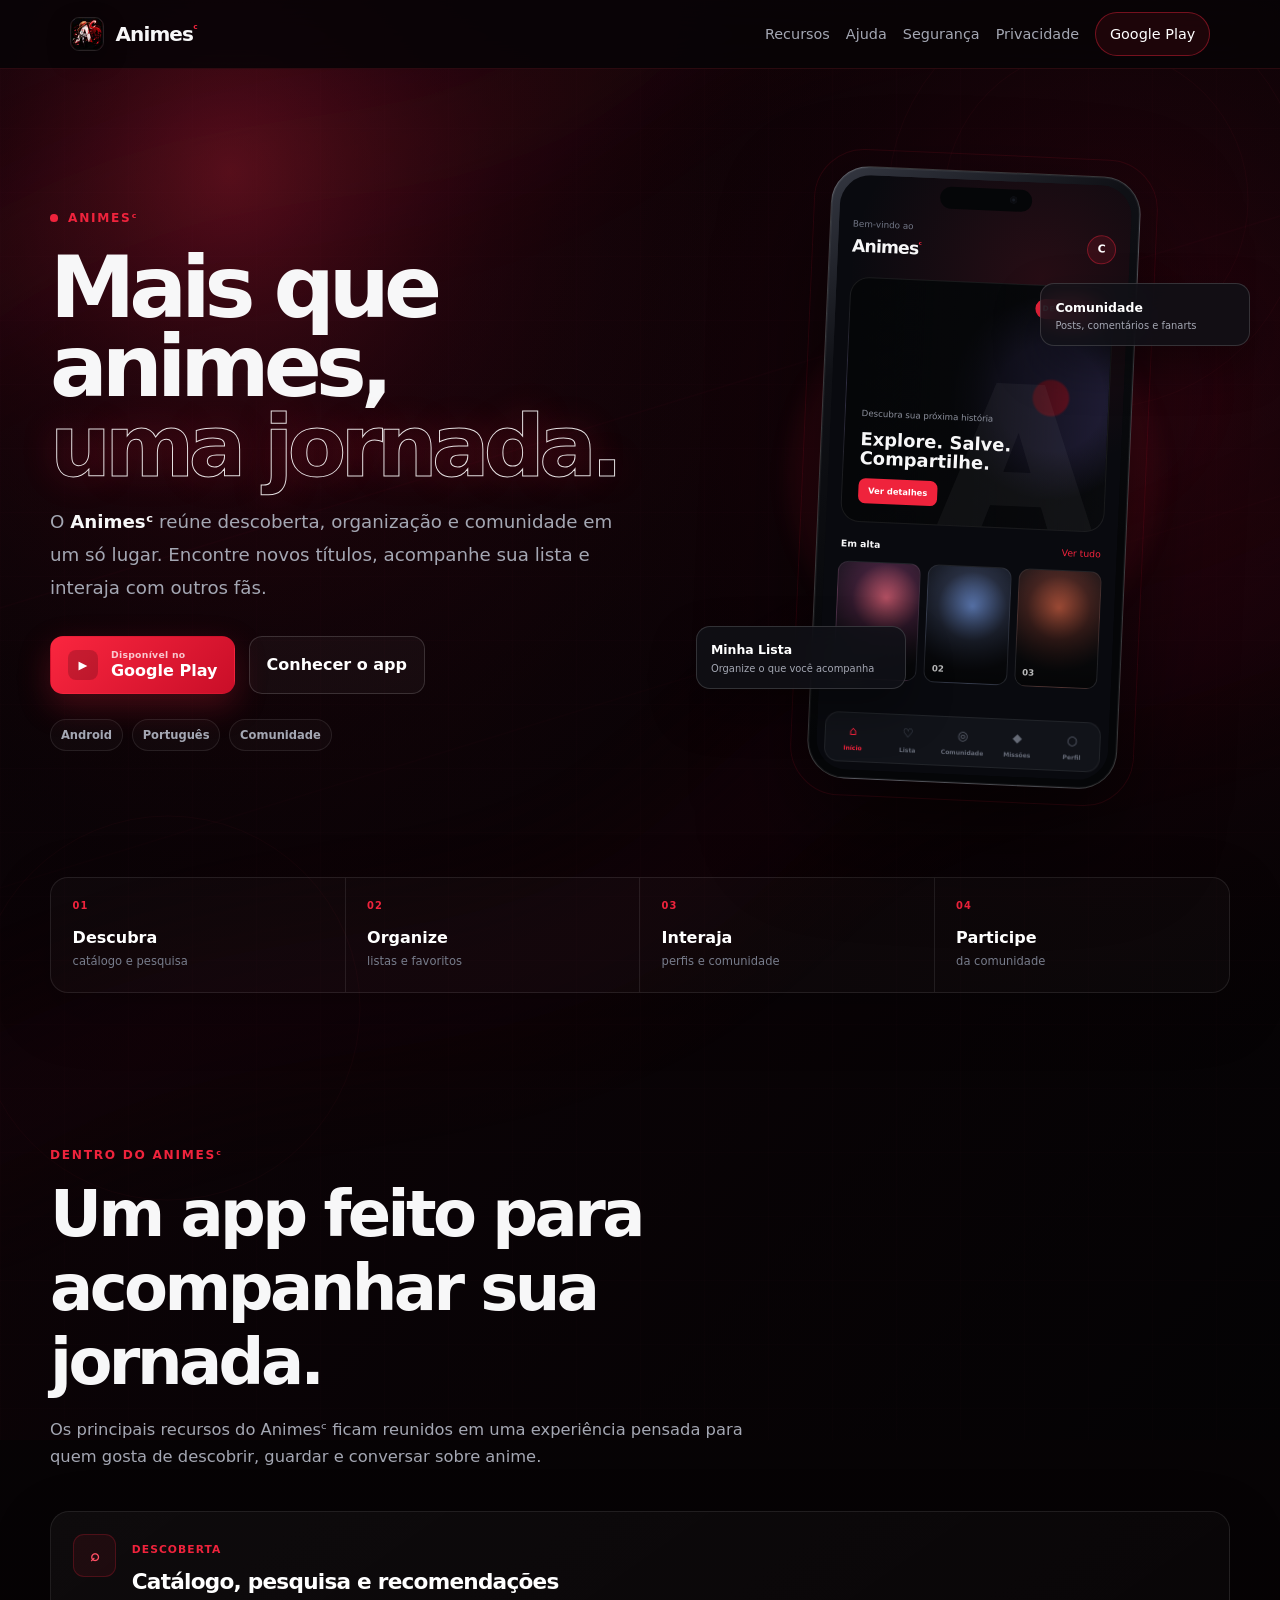
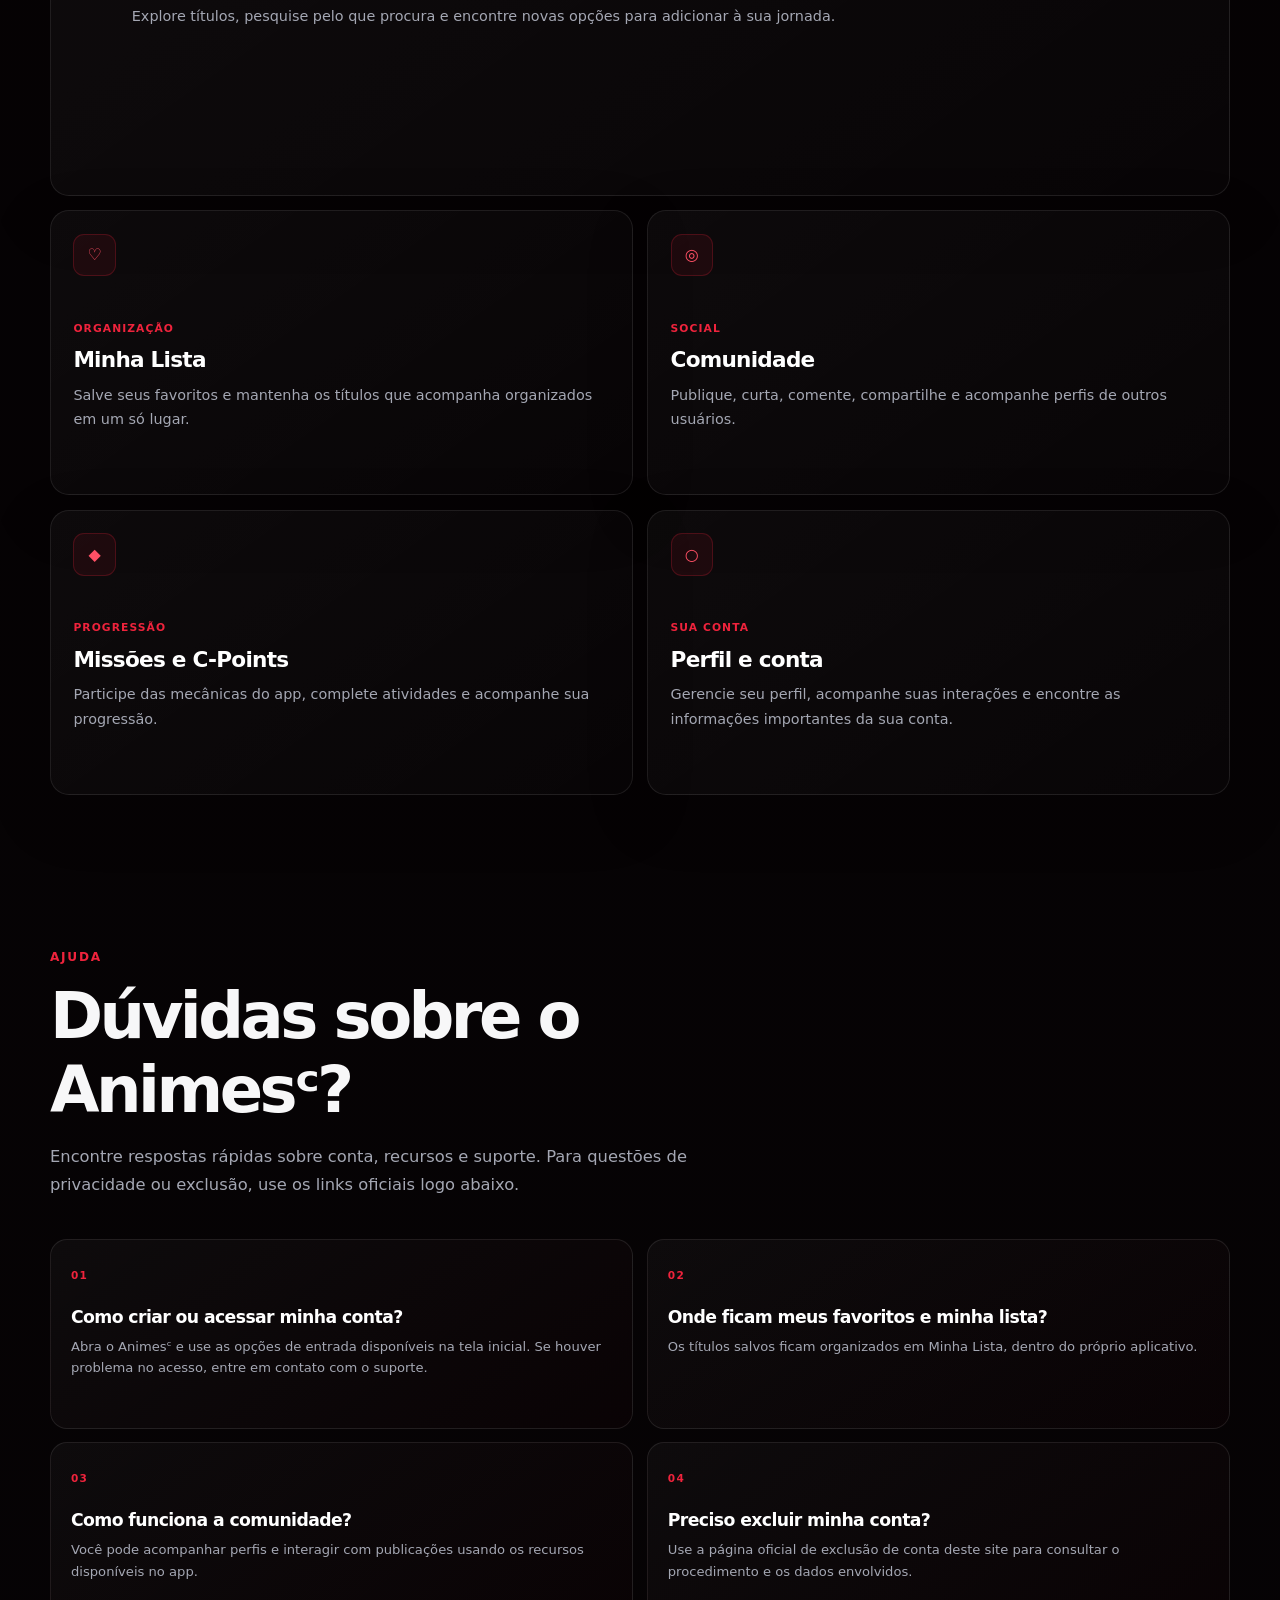
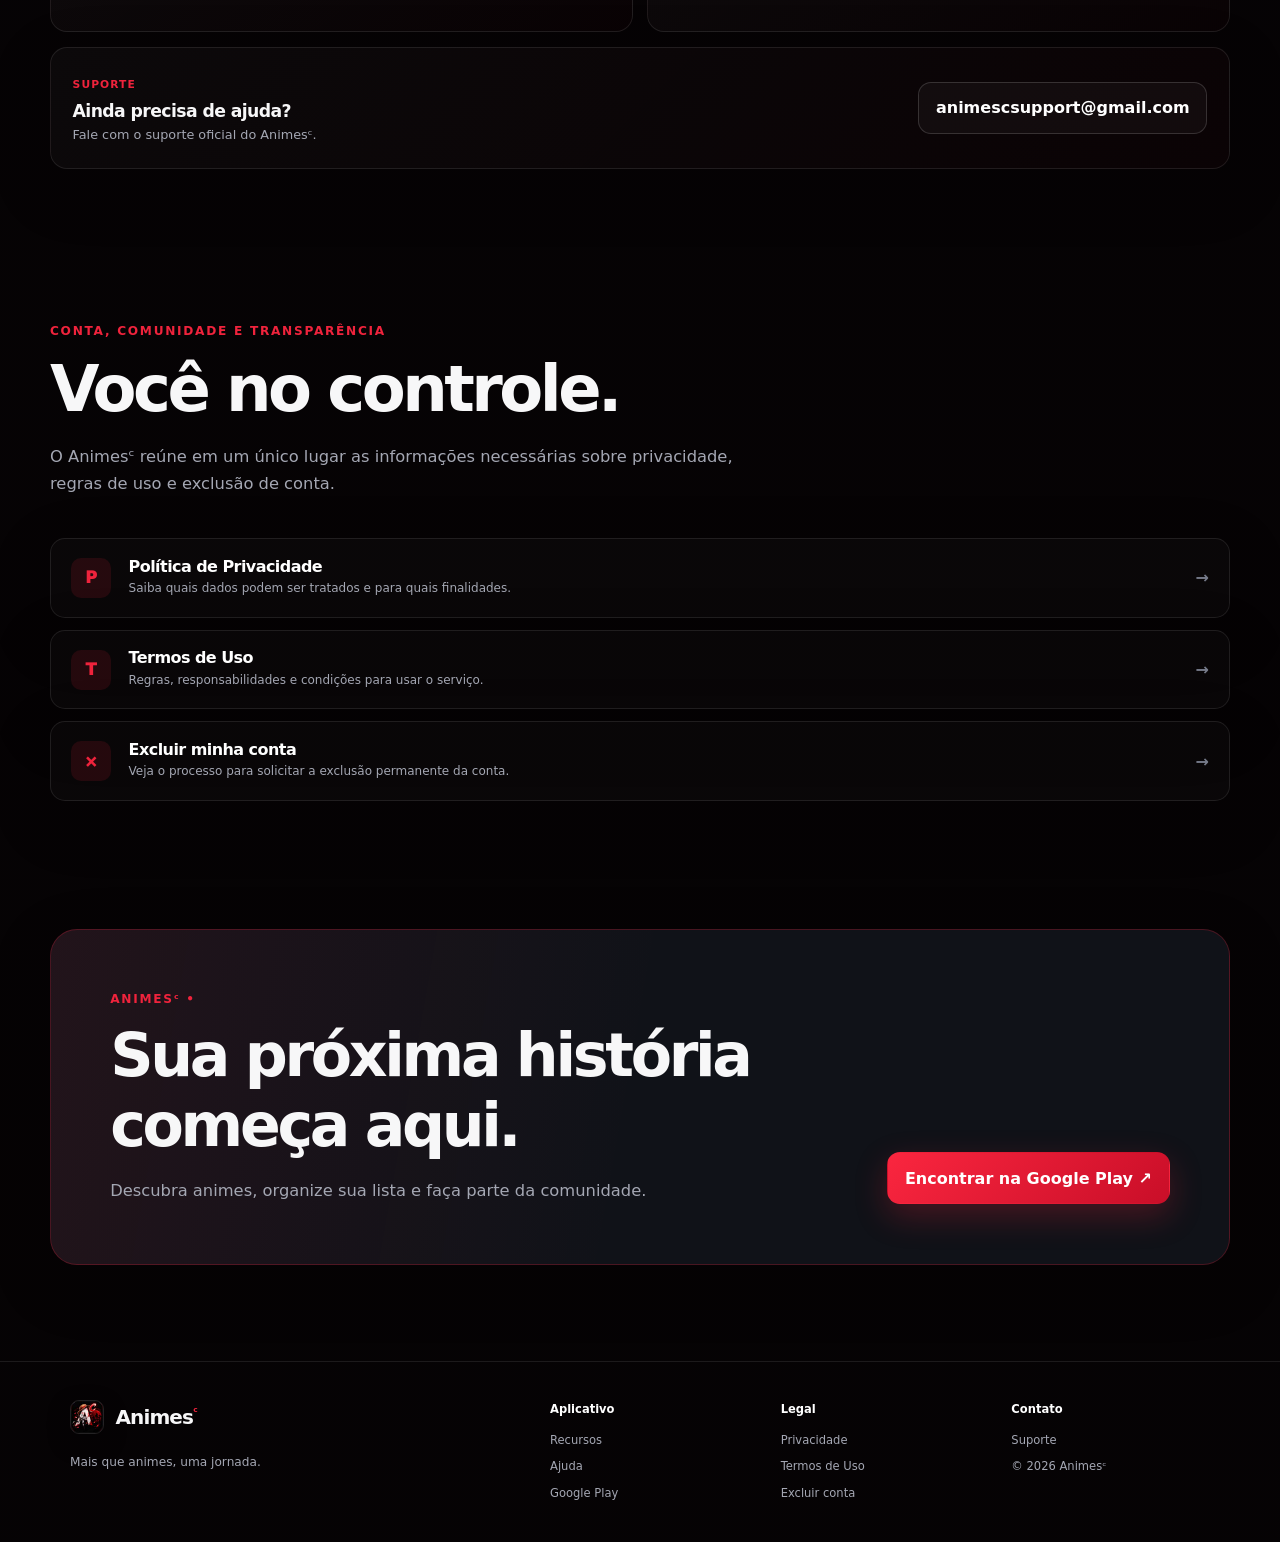
<file: index.html>
<!doctype html>
<html lang="pt-BR">
<head>
  <meta charset="UTF-8">
  <meta name="viewport" content="width=device-width, initial-scale=1.0">
  <meta name="description" content="Site oficial do Animesᶜ, app para descobrir, organizar e acompanhar animes e participar da comunidade.">
  <meta name="theme-color" content="#08090d">
  <meta name="color-scheme" content="dark">
  <meta property="og:title" content="Animesᶜ — Mais que animes, uma jornada.">
  <meta property="og:description" content="Descubra animes, organize sua lista e participe da comunidade.">
  <meta property="og:type" content="website">
  <meta property="og:site_name" content="Animesᶜ">
  <meta property="og:url" content="https://animesc.dpdns.org/">
  <title>Animesᶜ — Site oficial</title>
  <link rel="canonical" href="https://animesc.dpdns.org/">
  <link rel="icon" href="favicon.svg" type="image/svg+xml">
  <link rel="stylesheet" href="styles.css?v=20261002-6">
  <script type="application/ld+json">
  {
    "@context": "https://schema.org",
    "@type": "SoftwareApplication",
    "name": "Animesᶜ",
    "applicationCategory": "EntertainmentApplication",
    "operatingSystem": "Android",
    "description": "Aplicativo para descobrir e organizar animes, acompanhar listas e interagir com a comunidade.",
    "downloadUrl": "https://play.google.com/store/search?q=Animes%E1%B6%9C&c=apps"
  }
  </script>
</head>
<body class="marketing">
  <a class="skip-link" href="#conteudo">Ir para o conteúdo</a>

  <header class="site-header">
    <nav class="nav nav-wide" aria-label="Navegação principal">
      <a class="brand brand-lockup" href="index.html" aria-current="page">
        <img class="brand-icon" src="animesc-icon.jpg?v=1" alt="" aria-hidden="true"><span>Animes<sup>ᶜ</sup></span>
      </a>
      <div class="nav-links marketing-nav">
        <a href="#recursos">Recursos</a>
        <a href="#ajuda">Ajuda</a>
        <a href="#seguranca">Segurança</a>
        <a href="privacy.html">Privacidade</a>
        <a class="nav-cta" href="https://play.google.com/store/search?q=Animes%E1%B6%9C&c=apps" target="_blank" rel="noopener noreferrer">Google Play</a>
      </div>
    </nav>
  </header>

  <main id="conteudo" class="marketing-main">
    <section class="app-hero" aria-labelledby="titulo-principal">
      <div class="hero-copy">
        <div class="eyebrow"><span class="pulse"></span> Animesᶜ</div>
        <h1 id="titulo-principal">Mais que animes,<br><span>uma jornada.</span></h1>
        <p class="hero-text">O <strong>Animesᶜ</strong> reúne descoberta, organização e comunidade em um só lugar. Encontre novos títulos, acompanhe sua lista e interaja com outros fãs.</p>

        <div class="hero-actions">
          <a class="button button-primary" href="https://play.google.com/store/search?q=Animes%E1%B6%9C&c=apps" target="_blank" rel="noopener noreferrer">
            <span class="button-icon" aria-hidden="true">▶</span>
            <span><small>Disponível no</small>Google Play</span>
          </a>
          <a class="button button-secondary" href="#recursos">Conhecer o app</a>
        </div>

        <div class="hero-meta" aria-label="Informações rápidas">
          <span>Android</span>
          <span>Português</span>
          <span>Comunidade</span>
        </div>
      </div>

      <div class="phone-stage" aria-label="Prévia visual do Animesᶜ">
        <div class="glow glow-a"></div>
        <div class="glow glow-b"></div>
        <div class="phone">
          <div class="phone-top"><span></span></div>
          <div class="phone-screen">
            <div class="mini-header">
              <div>
                <small>Bem-vindo ao</small>
                <strong>Animes<sup>ᶜ</sup></strong>
              </div>
              <div class="mini-avatar">C</div>
            </div>
            <div class="featured-card">
              <div class="featured-badge">DESTAQUE</div>
              <div class="featured-copy">
                <span>Descubra sua próxima história</span>
                <strong>Explore. Salve.<br>Compartilhe.</strong>
                <div class="fake-button">Ver detalhes</div>
              </div>
            </div>
            <div class="section-label"><strong>Em alta</strong><span>Ver tudo</span></div>
            <div class="poster-row">
              <div class="poster p1"><span>01</span></div>
              <div class="poster p2"><span>02</span></div>
              <div class="poster p3"><span>03</span></div>
            </div>
            <div class="bottom-nav">
              <span class="active">⌂<small>Início</small></span>
              <span>♡<small>Lista</small></span>
              <span>◎<small>Comunidade</small></span>
              <span>◆<small>Missões</small></span>
              <span>○<small>Perfil</small></span>
            </div>
          </div>
        </div>
        <div class="float-card float-community"><b>Comunidade</b><span>Posts, comentários e fanarts</span></div>
        <div class="float-card float-list"><b>Minha Lista</b><span>Organize o que você acompanha</span></div>
      </div>
    </section>

    <section class="trust-strip" aria-label="Resumo do aplicativo">
      <div><b>01</b><span>Descubra</span><small>catálogo e pesquisa</small></div>
      <div><b>02</b><span>Organize</span><small>listas e favoritos</small></div>
      <div><b>03</b><span>Interaja</span><small>perfis e comunidade</small></div>
      <div><b>04</b><span>Participe</span><small>da comunidade</small></div>
    </section>

    <section id="recursos" class="section-block">
      <div class="section-heading">
        <div class="eyebrow">Dentro do Animesᶜ</div>
        <h2>Um app feito para acompanhar sua jornada.</h2>
        <p>Os principais recursos do Animesᶜ ficam reunidos em uma experiência pensada para quem gosta de descobrir, guardar e conversar sobre anime.</p>
      </div>

      <div class="feature-grid">
        <article class="feature-card feature-large">
          <div class="feature-icon">⌕</div>
          <div>
            <span class="feature-kicker">Descoberta</span>
            <h3>Catálogo, pesquisa e recomendações</h3>
            <p>Explore títulos, pesquise pelo que procura e encontre novas opções para adicionar à sua jornada.</p>
          </div>
          </article>

        <article class="feature-card">
          <div class="feature-icon">♡</div>
          <span class="feature-kicker">Organização</span>
          <h3>Minha Lista</h3>
          <p>Salve seus favoritos e mantenha os títulos que acompanha organizados em um só lugar.</p>
        </article>

        <article class="feature-card">
          <div class="feature-icon">◎</div>
          <span class="feature-kicker">Social</span>
          <h3>Comunidade</h3>
          <p>Publique, curta, comente, compartilhe e acompanhe perfis de outros usuários.</p>
        </article>

        <article class="feature-card">
          <div class="feature-icon">◆</div>
          <span class="feature-kicker">Progressão</span>
          <h3>Missões e C-Points</h3>
          <p>Participe das mecânicas do app, complete atividades e acompanhe sua progressão.</p>
        </article>

        <article class="feature-card">
          <div class="feature-icon">○</div>
          <span class="feature-kicker">Sua conta</span>
          <h3>Perfil e conta</h3>
          <p>Gerencie seu perfil, acompanhe suas interações e encontre as informações importantes da sua conta.</p>
        </article>

      </div>
    </section>

    <section id="ajuda" class="section-block find-section">
      <div class="section-heading">
        <div class="eyebrow">Ajuda</div>
        <h2>Dúvidas sobre o Animesᶜ?</h2>
        <p>Encontre respostas rápidas sobre conta, recursos e suporte. Para questões de privacidade ou exclusão, use os links oficiais logo abaixo.</p>
      </div>

      <div class="faq-grid">
        <article class="faq-card">
          <span>01</span>
          <h3>Como criar ou acessar minha conta?</h3>
          <p>Abra o Animesᶜ e use as opções de entrada disponíveis na tela inicial. Se houver problema no acesso, entre em contato com o suporte.</p>
        </article>
        <article class="faq-card">
          <span>02</span>
          <h3>Onde ficam meus favoritos e minha lista?</h3>
          <p>Os títulos salvos ficam organizados em Minha Lista, dentro do próprio aplicativo.</p>
        </article>
        <article class="faq-card">
          <span>03</span>
          <h3>Como funciona a comunidade?</h3>
          <p>Você pode acompanhar perfis e interagir com publicações usando os recursos disponíveis no app.</p>
        </article>
        <article class="faq-card">
          <span>04</span>
          <h3>Preciso excluir minha conta?</h3>
          <p>Use a página oficial de exclusão de conta deste site para consultar o procedimento e os dados envolvidos.</p>
        </article>
      </div>

      <div class="support-panel">
        <div>
          <span class="feature-kicker">Suporte</span>
          <h3>Ainda precisa de ajuda?</h3>
          <p>Fale com o suporte oficial do Animesᶜ.</p>
        </div>
        <a class="button button-secondary" href="mailto:animescsupport@gmail.com">animescsupport@gmail.com</a>
      </div>
    </section>

    <section id="seguranca" class="section-block">
      <div class="section-heading">
        <div class="eyebrow">Conta, comunidade e transparência</div>
        <h2>Você no controle.</h2>
        <p>O Animesᶜ reúne em um único lugar as informações necessárias sobre privacidade, regras de uso e exclusão de conta.</p>
      </div>

      <div class="legal-grid">
        <a class="legal-card" href="privacy.html">
          <span class="legal-symbol">P</span>
          <div><h3>Política de Privacidade</h3><p>Saiba quais dados podem ser tratados e para quais finalidades.</p></div>
          <strong>→</strong>
        </a>
        <a class="legal-card" href="terms.html">
          <span class="legal-symbol">T</span>
          <div><h3>Termos de Uso</h3><p>Regras, responsabilidades e condições para usar o serviço.</p></div>
          <strong>→</strong>
        </a>
        <a class="legal-card" href="delete-account.html">
          <span class="legal-symbol">×</span>
          <div><h3>Excluir minha conta</h3><p>Veja o processo para solicitar a exclusão permanente da conta.</p></div>
          <strong>→</strong>
        </a>
      </div>

      </section>

    <section class="final-cta">
      <div>
        <div class="eyebrow">Animesᶜ • </div>
        <h2>Sua próxima história começa aqui.</h2>
        <p>Descubra animes, organize sua lista e faça parte da comunidade.</p>
      </div>
      <a class="button button-primary" href="https://play.google.com/store/search?q=Animes%E1%B6%9C&c=apps" target="_blank" rel="noopener noreferrer">Encontrar na Google Play ↗</a>
    </section>
  </main>

  <footer>
    <div class="footer-inner footer-wide">
      <div>
        <a class="brand brand-lockup" href="index.html"><img class="brand-icon" src="animesc-icon.jpg?v=1" alt="" aria-hidden="true"><span>Animes<sup>ᶜ</sup></span></a>
        <p>Mais que animes, uma jornada.</p>
      </div>
      <div class="footer-links">
        <div><b>Aplicativo</b><a href="#recursos">Recursos</a><a href="#ajuda">Ajuda</a><a href="https://play.google.com/store/search?q=Animes%E1%B6%9C&c=apps" target="_blank" rel="noopener noreferrer">Google Play</a></div>
        <div><b>Legal</b><a href="privacy.html">Privacidade</a><a href="terms.html">Termos de Uso</a><a href="delete-account.html">Excluir conta</a></div>
        <div><b>Contato</b><a href="mailto:animescsupport@gmail.com">Suporte</a><span>© 2026 Animesᶜ</span></div>
      </div>
    </div>
  </footer>
</body>
</html>
</file>
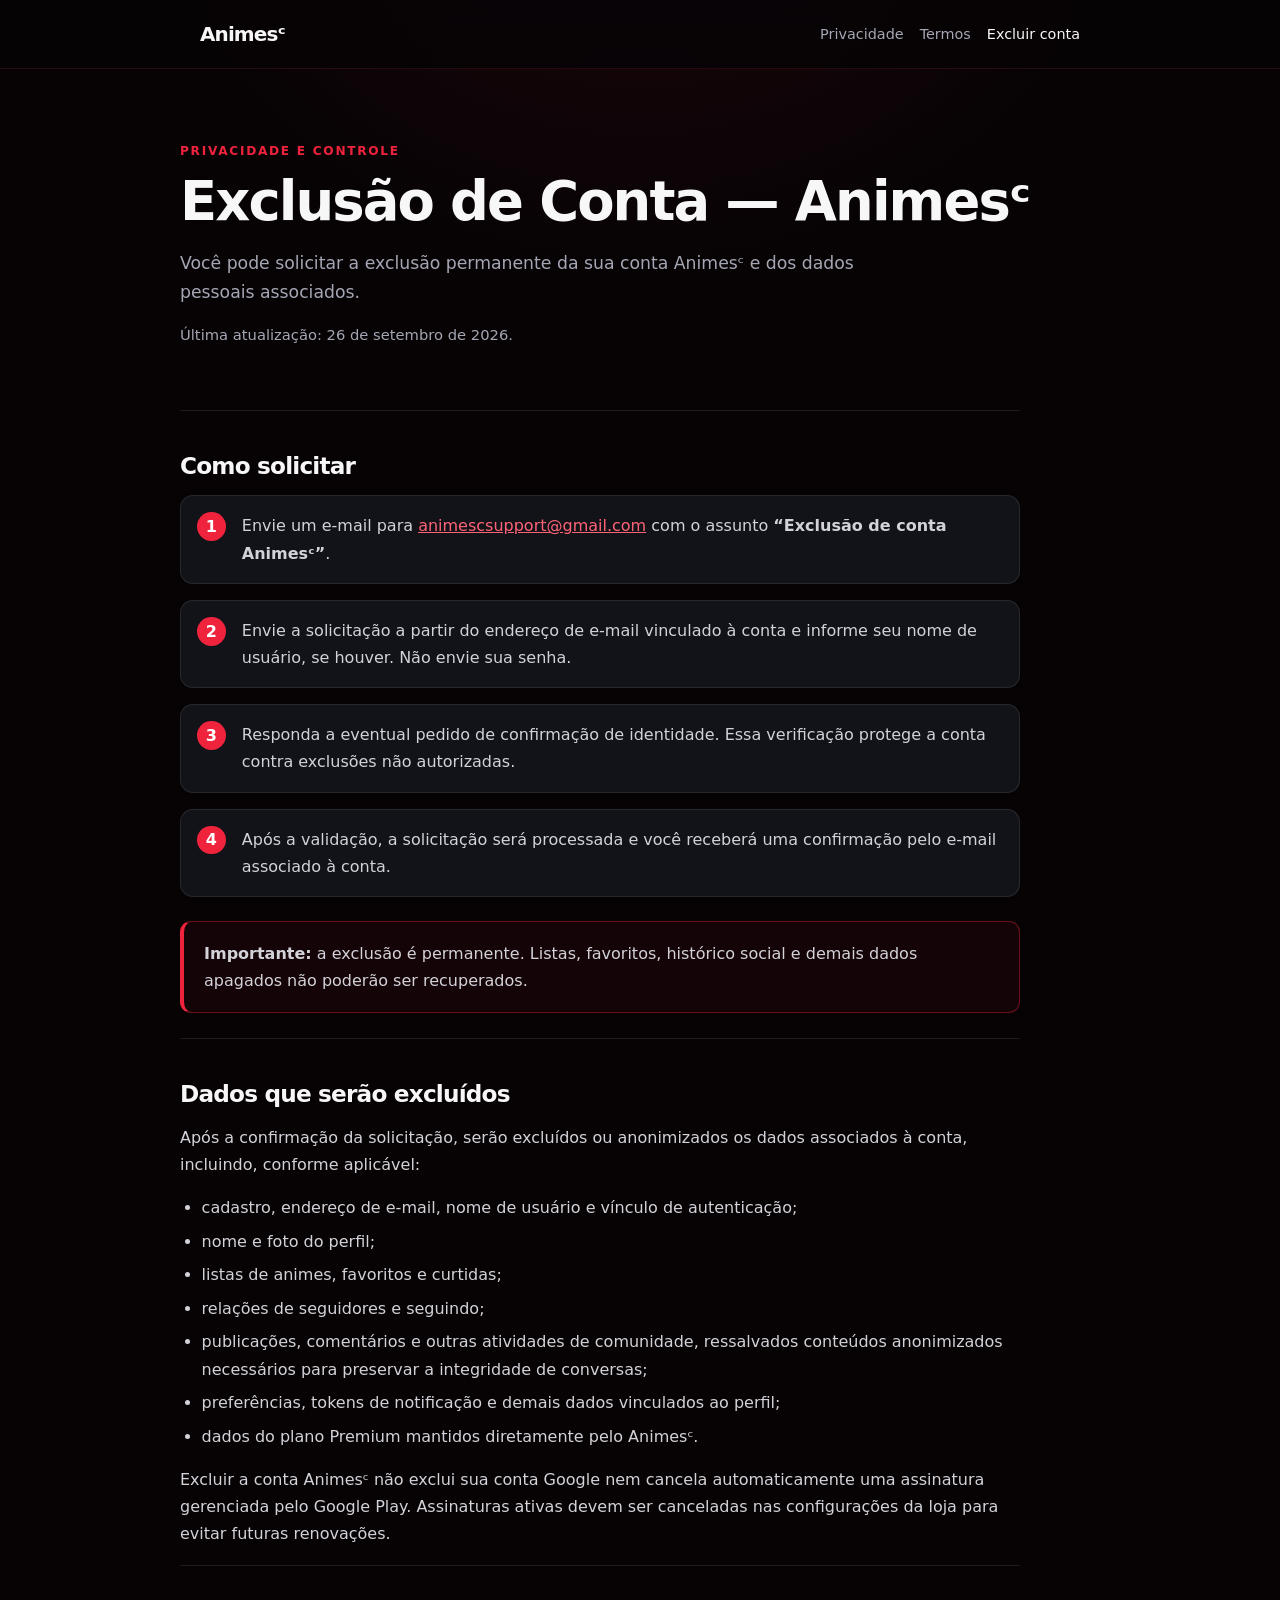
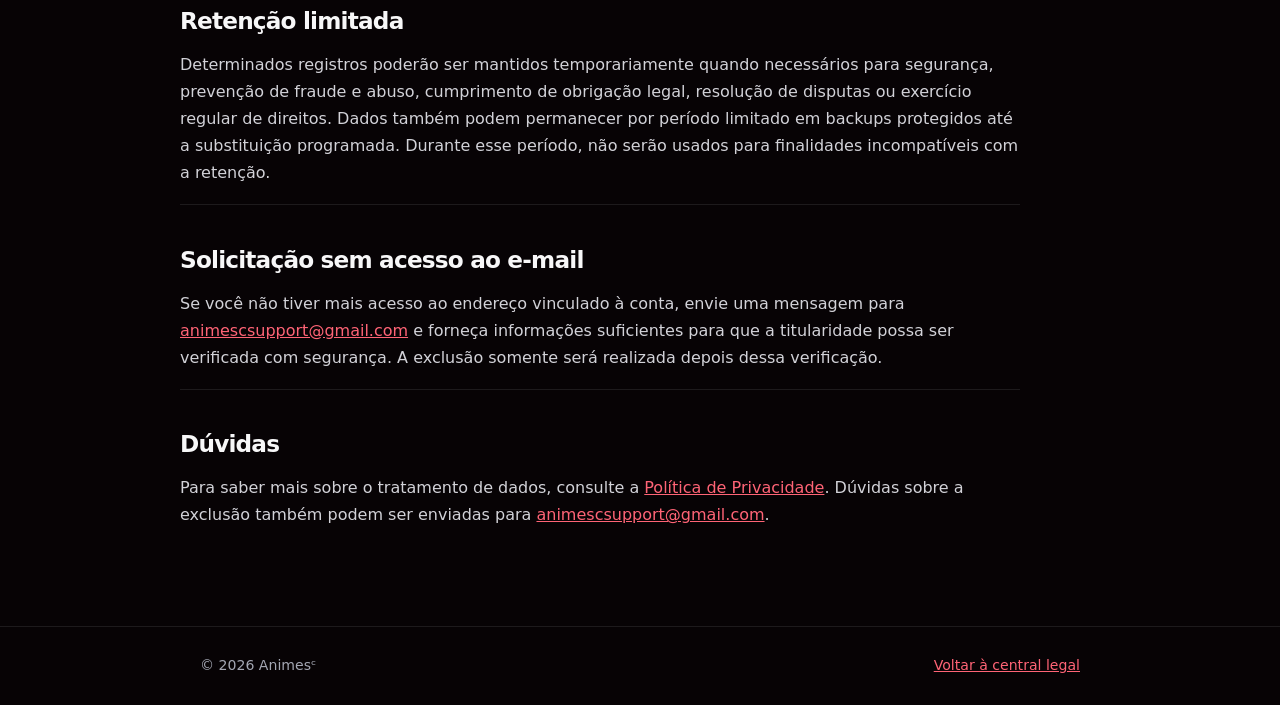
<file: delete-account.html>
<!doctype html>
<html lang="pt-BR">
<head>
  <meta charset="UTF-8">
  <meta name="viewport" content="width=device-width, initial-scale=1.0">
  <meta name="description" content="Instruções para solicitar a exclusão da conta e dos dados do Animesᶜ.">
  <meta name="theme-color" content="#09090b">
  <title>Exclusão de Conta — Animesᶜ</title>
  <link rel="canonical" href="https://animesc.dpdns.org/delete-account.html">
  <link rel="icon" href="favicon.svg" type="image/svg+xml">
  <link rel="stylesheet" href="styles.css">
</head>
<body>
  <a class="skip-link" href="#conteudo">Ir para o conteúdo</a>
  <header class="site-header"><nav class="nav" aria-label="Navegação principal"><a class="brand" href="index.html">Animesᶜ</a><div class="nav-links"><a href="privacy.html">Privacidade</a><a href="terms.html">Termos</a><a href="delete-account.html" aria-current="page">Excluir conta</a></div></nav></header>
  <main id="conteudo">
    <header class="hero compact"><div class="eyebrow">Privacidade e controle</div><h1>Exclusão de Conta — Animesᶜ</h1><p class="lead">Você pode solicitar a exclusão permanente da sua conta Animesᶜ e dos dados pessoais associados.</p><p class="meta">Última atualização: 26 de setembro de 2026.</p></header>
    <article class="document">
      <section><h2>Como solicitar</h2><ol class="steps"><li>Envie um e-mail para <a href="mailto:animescsupport@gmail.com">animescsupport@gmail.com</a> com o assunto <strong>“Exclusão de conta Animesᶜ”</strong>.</li><li>Envie a solicitação a partir do endereço de e-mail vinculado à conta e informe seu nome de usuário, se houver. Não envie sua senha.</li><li>Responda a eventual pedido de confirmação de identidade. Essa verificação protege a conta contra exclusões não autorizadas.</li><li>Após a validação, a solicitação será processada e você receberá uma confirmação pelo e-mail associado à conta.</li></ol><div class="notice"><p><strong>Importante:</strong> a exclusão é permanente. Listas, favoritos, histórico social e demais dados apagados não poderão ser recuperados.</p></div></section>
      <section><h2>Dados que serão excluídos</h2><p>Após a confirmação da solicitação, serão excluídos ou anonimizados os dados associados à conta, incluindo, conforme aplicável:</p><ul><li>cadastro, endereço de e-mail, nome de usuário e vínculo de autenticação;</li><li>nome e foto do perfil;</li><li>listas de animes, favoritos e curtidas;</li><li>relações de seguidores e seguindo;</li><li>publicações, comentários e outras atividades de comunidade, ressalvados conteúdos anonimizados necessários para preservar a integridade de conversas;</li><li>preferências, tokens de notificação e demais dados vinculados ao perfil;</li><li>dados do plano Premium mantidos diretamente pelo Animesᶜ.</li></ul><p>Excluir a conta Animesᶜ não exclui sua conta Google nem cancela automaticamente uma assinatura gerenciada pelo Google Play. Assinaturas ativas devem ser canceladas nas configurações da loja para evitar futuras renovações.</p></section>
      <section><h2>Retenção limitada</h2><p>Determinados registros poderão ser mantidos temporariamente quando necessários para segurança, prevenção de fraude e abuso, cumprimento de obrigação legal, resolução de disputas ou exercício regular de direitos. Dados também podem permanecer por período limitado em backups protegidos até a substituição programada. Durante esse período, não serão usados para finalidades incompatíveis com a retenção.</p></section>
      <section><h2>Solicitação sem acesso ao e-mail</h2><p>Se você não tiver mais acesso ao endereço vinculado à conta, envie uma mensagem para <a href="mailto:animescsupport@gmail.com">animescsupport@gmail.com</a> e forneça informações suficientes para que a titularidade possa ser verificada com segurança. A exclusão somente será realizada depois dessa verificação.</p></section>
      <section><h2>Dúvidas</h2><p>Para saber mais sobre o tratamento de dados, consulte a <a href="privacy.html">Política de Privacidade</a>. Dúvidas sobre a exclusão também podem ser enviadas para <a href="mailto:animescsupport@gmail.com">animescsupport@gmail.com</a>.</p></section>
    </article>
  </main>
  <footer><div class="footer-inner"><span class="brand-mark">© 2026 Animesᶜ</span><a href="index.html">Voltar à central legal</a></div></footer>
</body>
</html>
</file>
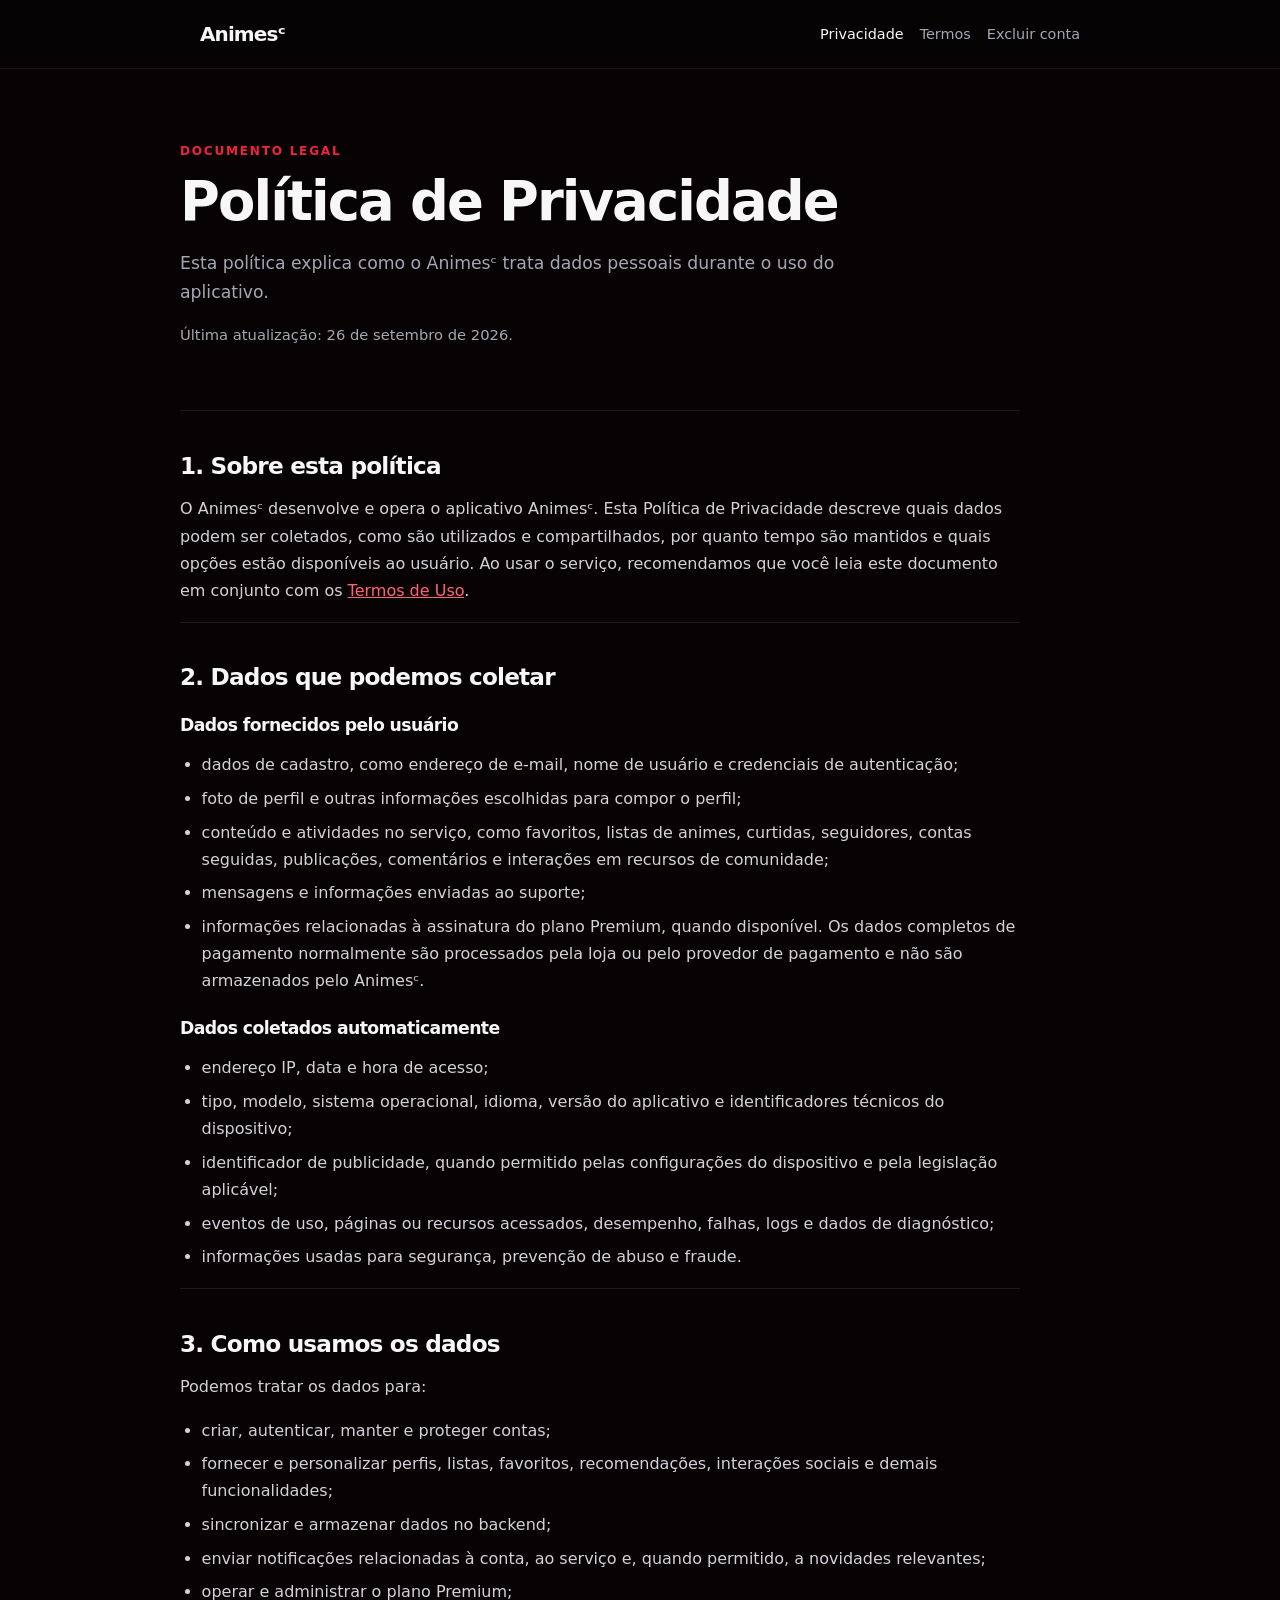
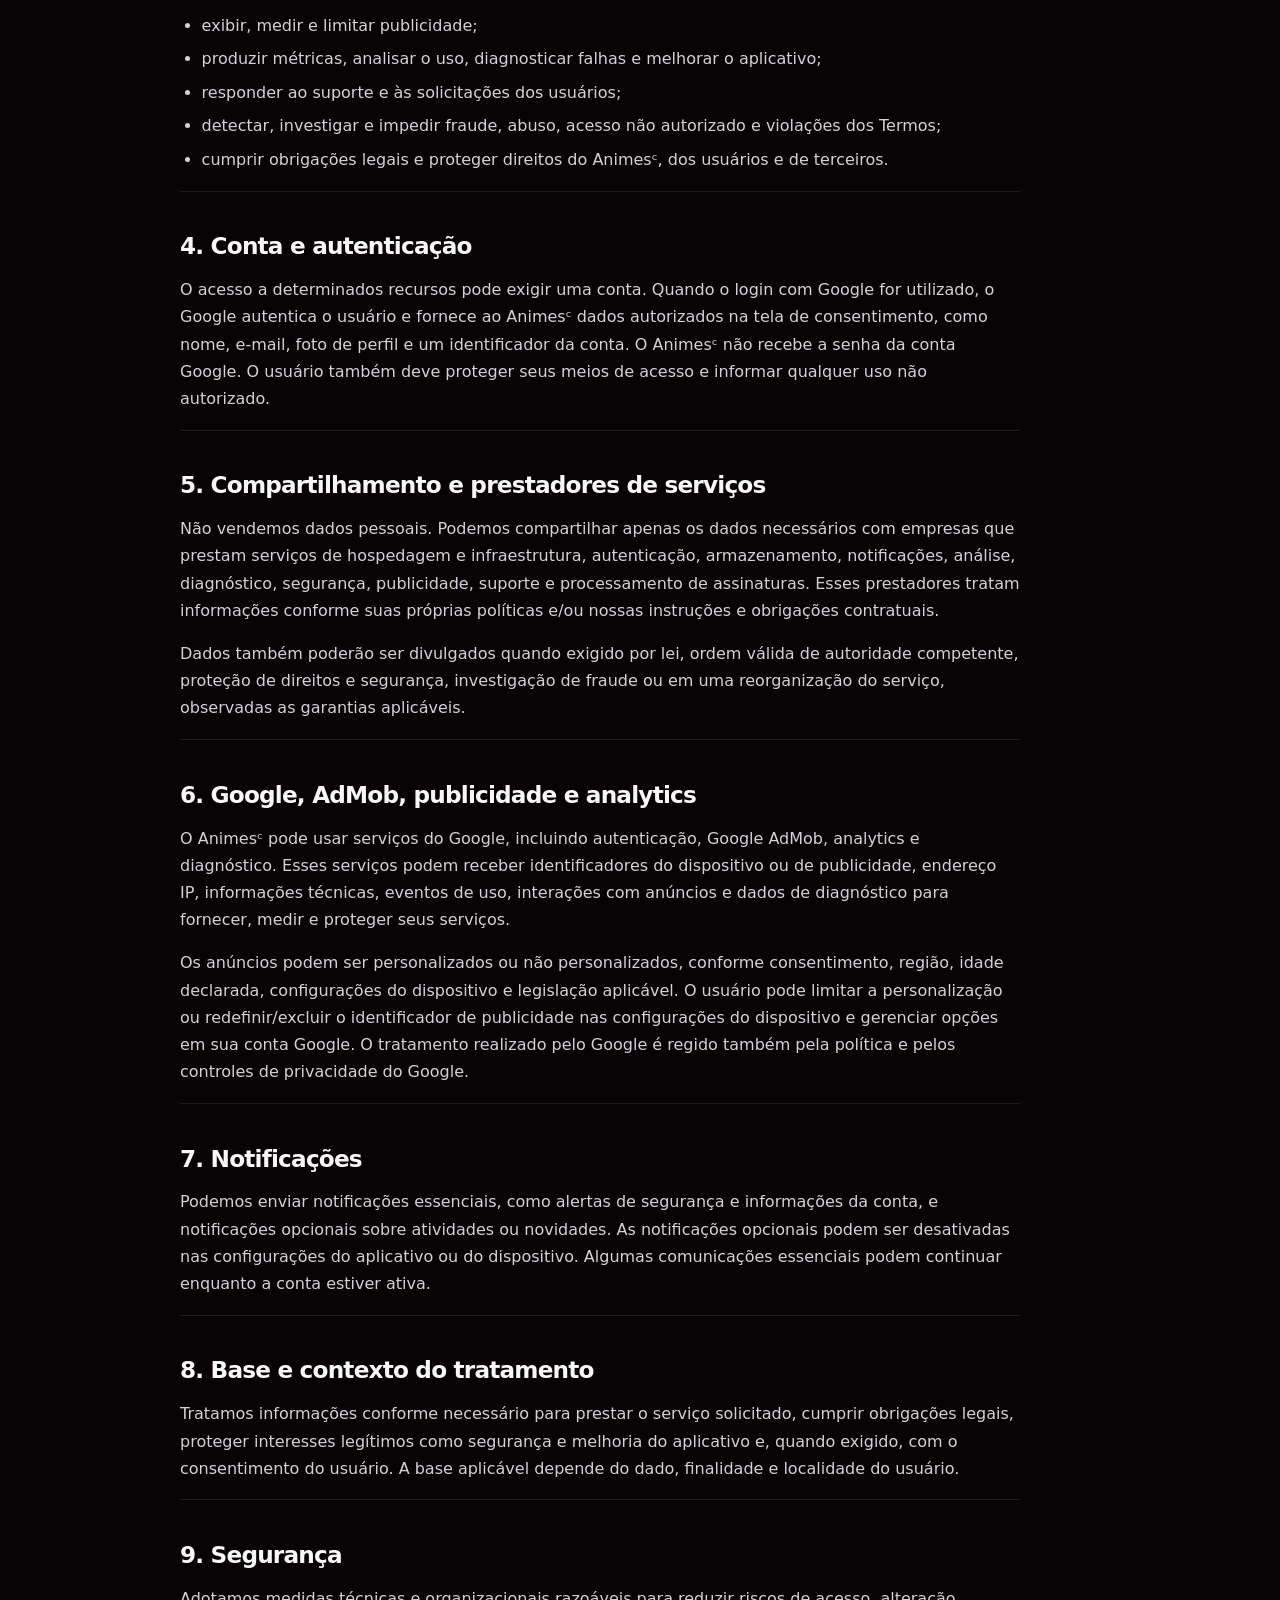
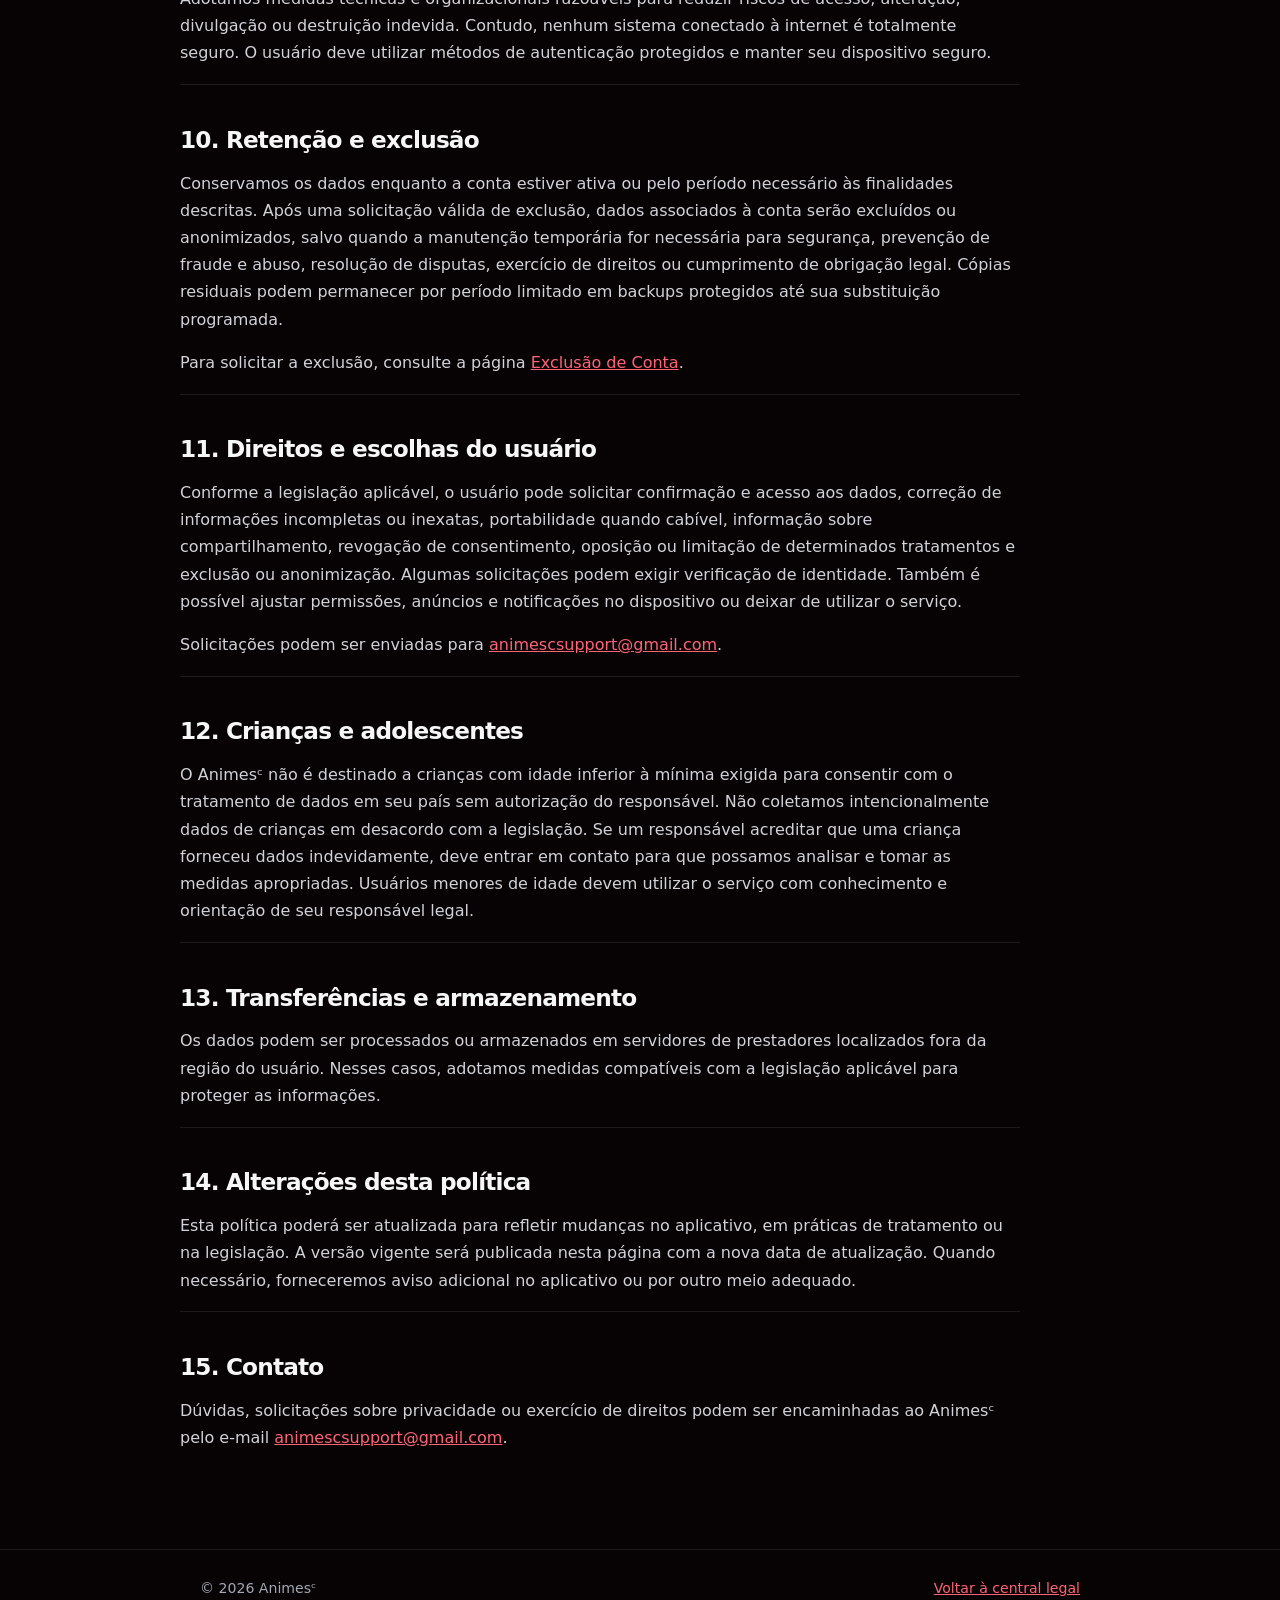
<file: privacy.html>
<!doctype html>
<html lang="pt-BR">
<head>
  <meta charset="UTF-8">
  <meta name="viewport" content="width=device-width, initial-scale=1.0">
  <meta name="description" content="Política de Privacidade do aplicativo Animesᶜ.">
  <meta name="theme-color" content="#09090b">
  <title>Política de Privacidade — Animesᶜ</title>
  <link rel="canonical" href="https://animesc.dpdns.org/privacy.html">
  <link rel="icon" href="favicon.svg" type="image/svg+xml">
  <link rel="stylesheet" href="styles.css">
</head>
<body>
  <a class="skip-link" href="#conteudo">Ir para o conteúdo</a>
  <header class="site-header"><nav class="nav" aria-label="Navegação principal"><a class="brand" href="index.html">Animesᶜ</a><div class="nav-links"><a href="privacy.html" aria-current="page">Privacidade</a><a href="terms.html">Termos</a><a href="delete-account.html">Excluir conta</a></div></nav></header>
  <main id="conteudo">
    <header class="hero compact">
      <div class="eyebrow">Documento legal</div>
      <h1>Política de Privacidade</h1>
      <p class="lead">Esta política explica como o Animesᶜ trata dados pessoais durante o uso do aplicativo.</p>
      <p class="meta">Última atualização: 26 de setembro de 2026.</p>
    </header>
    <article class="document">
      <section><h2>1. Sobre esta política</h2><p>O Animesᶜ desenvolve e opera o aplicativo Animesᶜ. Esta Política de Privacidade descreve quais dados podem ser coletados, como são utilizados e compartilhados, por quanto tempo são mantidos e quais opções estão disponíveis ao usuário. Ao usar o serviço, recomendamos que você leia este documento em conjunto com os <a href="terms.html">Termos de Uso</a>.</p></section>
      <section><h2>2. Dados que podemos coletar</h2><h3>Dados fornecidos pelo usuário</h3><ul><li>dados de cadastro, como endereço de e-mail, nome de usuário e credenciais de autenticação;</li><li>foto de perfil e outras informações escolhidas para compor o perfil;</li><li>conteúdo e atividades no serviço, como favoritos, listas de animes, curtidas, seguidores, contas seguidas, publicações, comentários e interações em recursos de comunidade;</li><li>mensagens e informações enviadas ao suporte;</li><li>informações relacionadas à assinatura do plano Premium, quando disponível. Os dados completos de pagamento normalmente são processados pela loja ou pelo provedor de pagamento e não são armazenados pelo Animesᶜ.</li></ul><h3>Dados coletados automaticamente</h3><ul><li>endereço IP, data e hora de acesso;</li><li>tipo, modelo, sistema operacional, idioma, versão do aplicativo e identificadores técnicos do dispositivo;</li><li>identificador de publicidade, quando permitido pelas configurações do dispositivo e pela legislação aplicável;</li><li>eventos de uso, páginas ou recursos acessados, desempenho, falhas, logs e dados de diagnóstico;</li><li>informações usadas para segurança, prevenção de abuso e fraude.</li></ul></section>
      <section><h2>3. Como usamos os dados</h2><p>Podemos tratar os dados para:</p><ul><li>criar, autenticar, manter e proteger contas;</li><li>fornecer e personalizar perfis, listas, favoritos, recomendações, interações sociais e demais funcionalidades;</li><li>sincronizar e armazenar dados no backend;</li><li>enviar notificações relacionadas à conta, ao serviço e, quando permitido, a novidades relevantes;</li><li>operar e administrar o plano Premium;</li><li>exibir, medir e limitar publicidade;</li><li>produzir métricas, analisar o uso, diagnosticar falhas e melhorar o aplicativo;</li><li>responder ao suporte e às solicitações dos usuários;</li><li>detectar, investigar e impedir fraude, abuso, acesso não autorizado e violações dos Termos;</li><li>cumprir obrigações legais e proteger direitos do Animesᶜ, dos usuários e de terceiros.</li></ul></section>
      <section><h2>4. Conta e autenticação</h2><p>O acesso a determinados recursos pode exigir uma conta. Quando o login com Google for utilizado, o Google autentica o usuário e fornece ao Animesᶜ dados autorizados na tela de consentimento, como nome, e-mail, foto de perfil e um identificador da conta. O Animesᶜ não recebe a senha da conta Google. O usuário também deve proteger seus meios de acesso e informar qualquer uso não autorizado.</p></section>
      <section><h2>5. Compartilhamento e prestadores de serviços</h2><p>Não vendemos dados pessoais. Podemos compartilhar apenas os dados necessários com empresas que prestam serviços de hospedagem e infraestrutura, autenticação, armazenamento, notificações, análise, diagnóstico, segurança, publicidade, suporte e processamento de assinaturas. Esses prestadores tratam informações conforme suas próprias políticas e/ou nossas instruções e obrigações contratuais.</p><p>Dados também poderão ser divulgados quando exigido por lei, ordem válida de autoridade competente, proteção de direitos e segurança, investigação de fraude ou em uma reorganização do serviço, observadas as garantias aplicáveis.</p></section>
      <section><h2>6. Google, AdMob, publicidade e analytics</h2><p>O Animesᶜ pode usar serviços do Google, incluindo autenticação, Google AdMob, analytics e diagnóstico. Esses serviços podem receber identificadores do dispositivo ou de publicidade, endereço IP, informações técnicas, eventos de uso, interações com anúncios e dados de diagnóstico para fornecer, medir e proteger seus serviços.</p><p>Os anúncios podem ser personalizados ou não personalizados, conforme consentimento, região, idade declarada, configurações do dispositivo e legislação aplicável. O usuário pode limitar a personalização ou redefinir/excluir o identificador de publicidade nas configurações do dispositivo e gerenciar opções em sua conta Google. O tratamento realizado pelo Google é regido também pela política e pelos controles de privacidade do Google.</p></section>
      <section><h2>7. Notificações</h2><p>Podemos enviar notificações essenciais, como alertas de segurança e informações da conta, e notificações opcionais sobre atividades ou novidades. As notificações opcionais podem ser desativadas nas configurações do aplicativo ou do dispositivo. Algumas comunicações essenciais podem continuar enquanto a conta estiver ativa.</p></section>
      <section><h2>8. Base e contexto do tratamento</h2><p>Tratamos informações conforme necessário para prestar o serviço solicitado, cumprir obrigações legais, proteger interesses legítimos como segurança e melhoria do aplicativo e, quando exigido, com o consentimento do usuário. A base aplicável depende do dado, finalidade e localidade do usuário.</p></section>
      <section><h2>9. Segurança</h2><p>Adotamos medidas técnicas e organizacionais razoáveis para reduzir riscos de acesso, alteração, divulgação ou destruição indevida. Contudo, nenhum sistema conectado à internet é totalmente seguro. O usuário deve utilizar métodos de autenticação protegidos e manter seu dispositivo seguro.</p></section>
      <section><h2>10. Retenção e exclusão</h2><p>Conservamos os dados enquanto a conta estiver ativa ou pelo período necessário às finalidades descritas. Após uma solicitação válida de exclusão, dados associados à conta serão excluídos ou anonimizados, salvo quando a manutenção temporária for necessária para segurança, prevenção de fraude e abuso, resolução de disputas, exercício de direitos ou cumprimento de obrigação legal. Cópias residuais podem permanecer por período limitado em backups protegidos até sua substituição programada.</p><p>Para solicitar a exclusão, consulte a página <a href="delete-account.html">Exclusão de Conta</a>.</p></section>
      <section><h2>11. Direitos e escolhas do usuário</h2><p>Conforme a legislação aplicável, o usuário pode solicitar confirmação e acesso aos dados, correção de informações incompletas ou inexatas, portabilidade quando cabível, informação sobre compartilhamento, revogação de consentimento, oposição ou limitação de determinados tratamentos e exclusão ou anonimização. Algumas solicitações podem exigir verificação de identidade. Também é possível ajustar permissões, anúncios e notificações no dispositivo ou deixar de utilizar o serviço.</p><p>Solicitações podem ser enviadas para <a href="mailto:animescsupport@gmail.com">animescsupport@gmail.com</a>.</p></section>
      <section><h2>12. Crianças e adolescentes</h2><p>O Animesᶜ não é destinado a crianças com idade inferior à mínima exigida para consentir com o tratamento de dados em seu país sem autorização do responsável. Não coletamos intencionalmente dados de crianças em desacordo com a legislação. Se um responsável acreditar que uma criança forneceu dados indevidamente, deve entrar em contato para que possamos analisar e tomar as medidas apropriadas. Usuários menores de idade devem utilizar o serviço com conhecimento e orientação de seu responsável legal.</p></section>
      <section><h2>13. Transferências e armazenamento</h2><p>Os dados podem ser processados ou armazenados em servidores de prestadores localizados fora da região do usuário. Nesses casos, adotamos medidas compatíveis com a legislação aplicável para proteger as informações.</p></section>
      <section><h2>14. Alterações desta política</h2><p>Esta política poderá ser atualizada para refletir mudanças no aplicativo, em práticas de tratamento ou na legislação. A versão vigente será publicada nesta página com a nova data de atualização. Quando necessário, forneceremos aviso adicional no aplicativo ou por outro meio adequado.</p></section>
      <section><h2>15. Contato</h2><p>Dúvidas, solicitações sobre privacidade ou exercício de direitos podem ser encaminhadas ao Animesᶜ pelo e-mail <a href="mailto:animescsupport@gmail.com">animescsupport@gmail.com</a>.</p></section>
    </article>
  </main>
  <footer><div class="footer-inner"><span class="brand-mark">© 2026 Animesᶜ</span><a href="index.html">Voltar à central legal</a></div></footer>
</body>
</html>
</file>
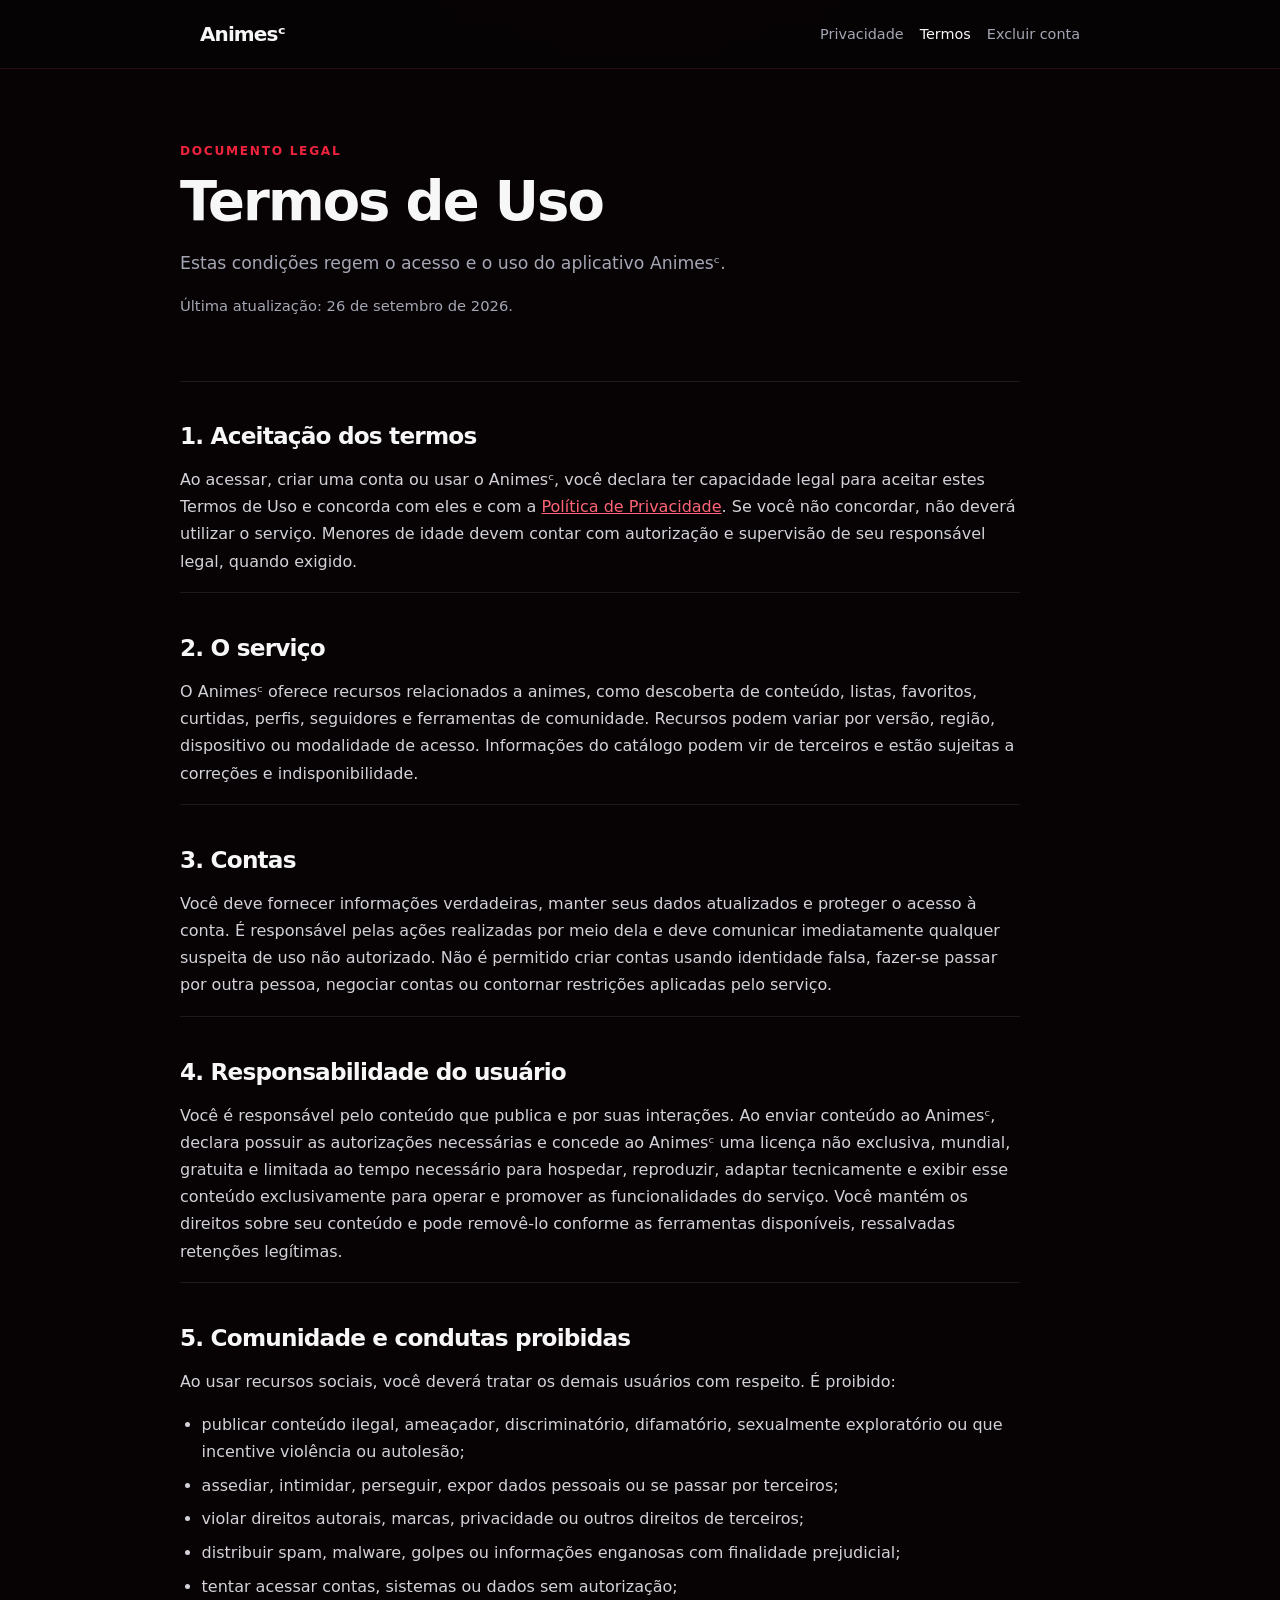
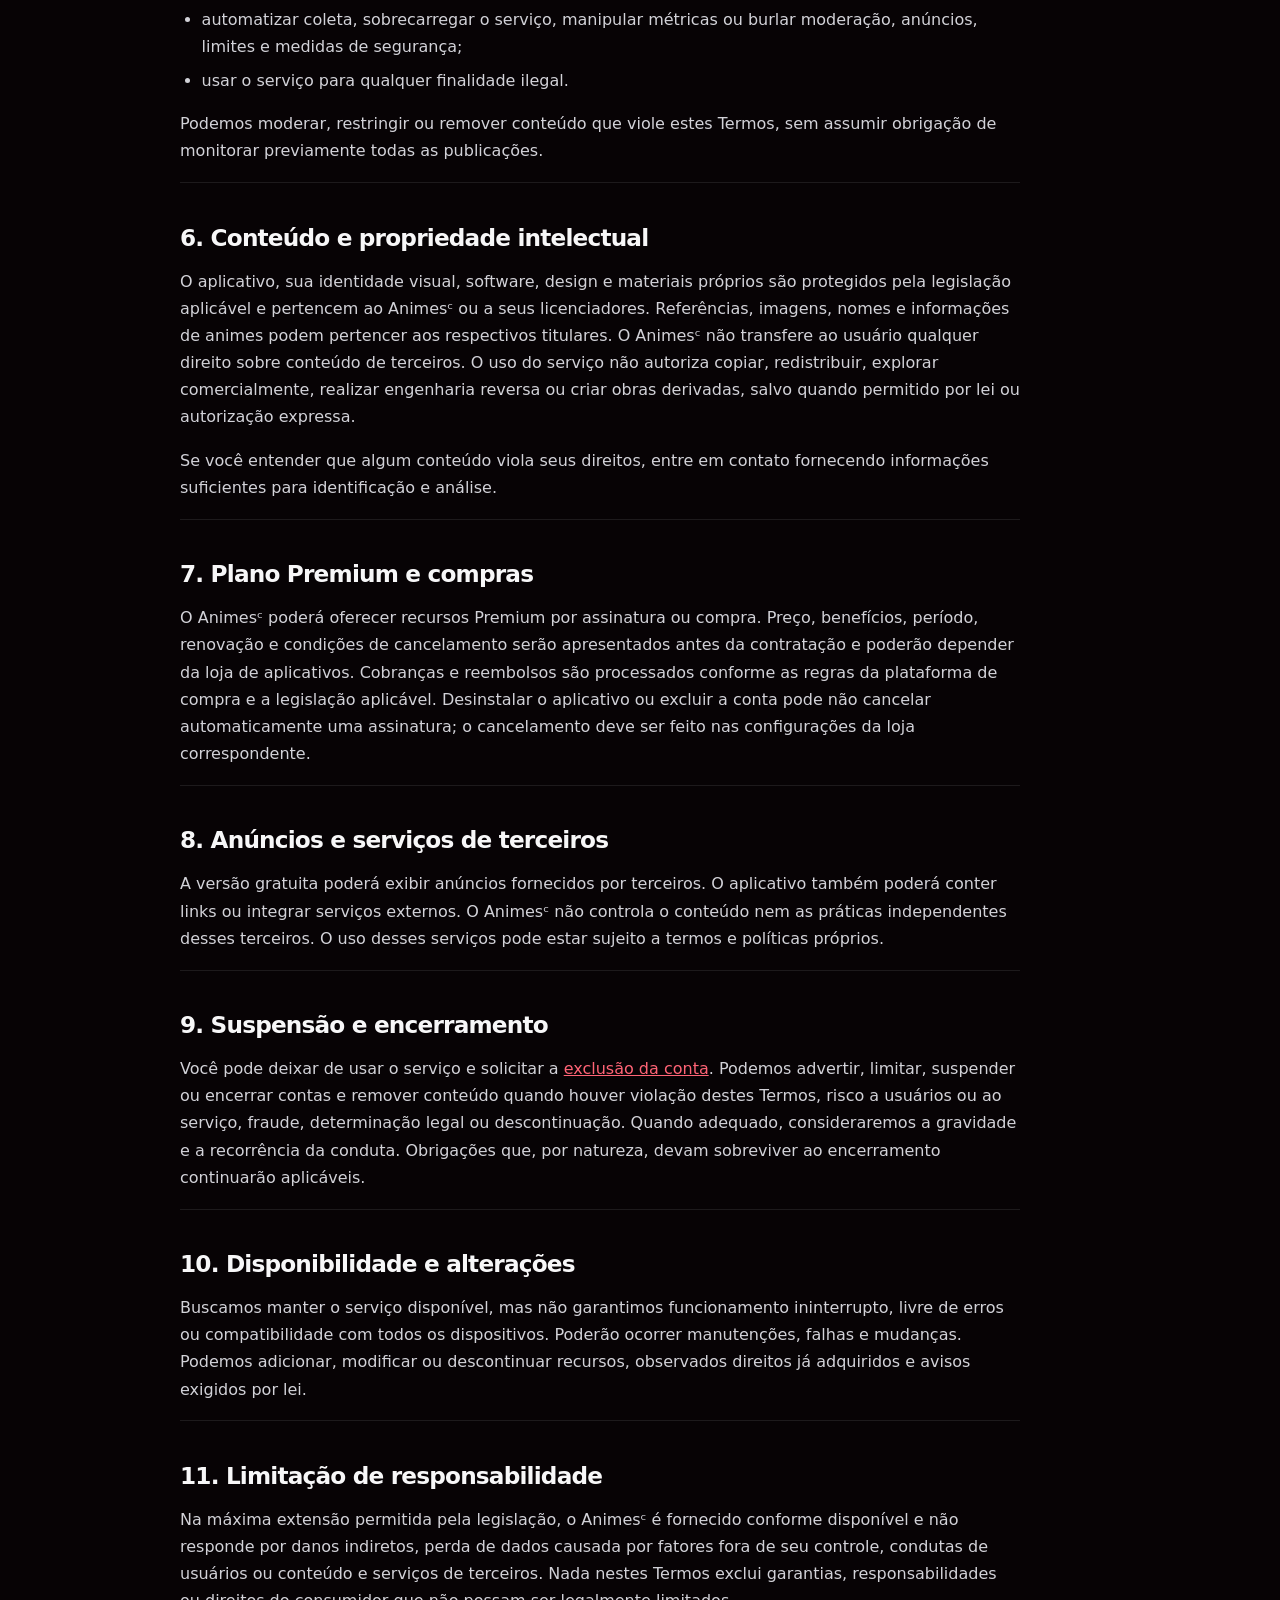
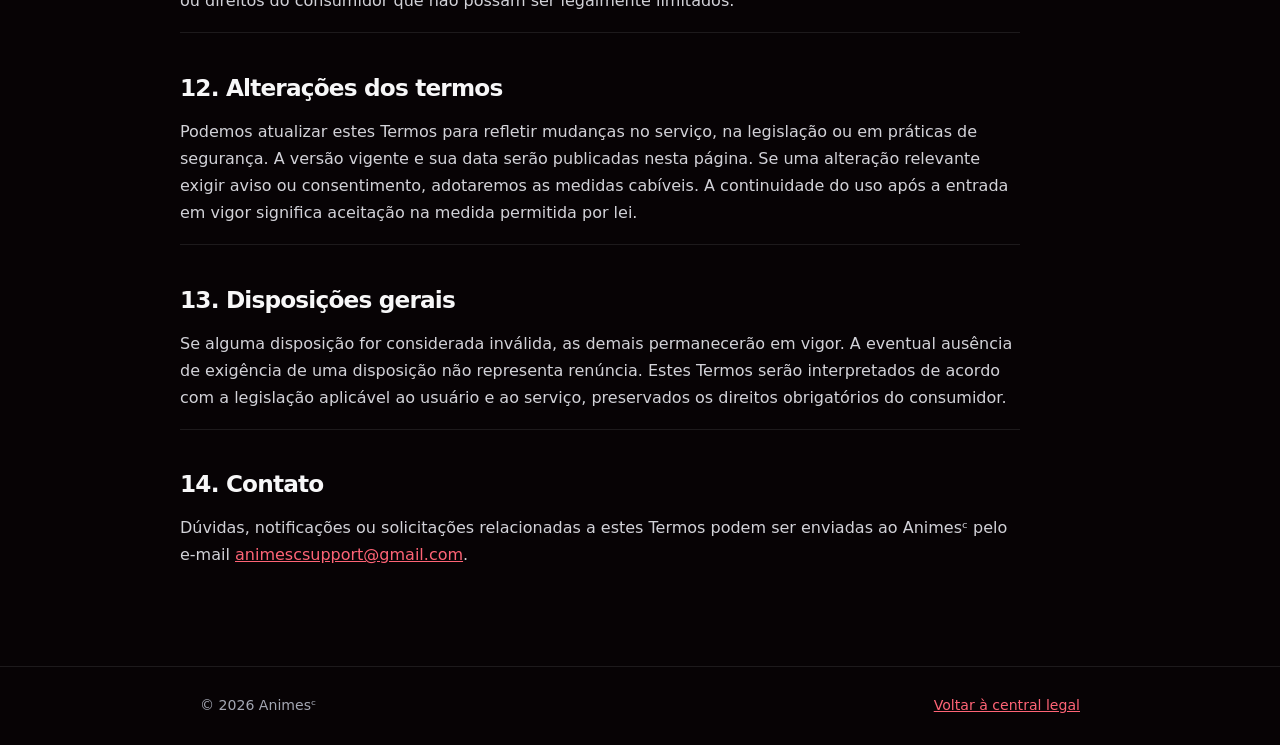
<file: terms.html>
<!doctype html>
<html lang="pt-BR">
<head>
  <meta charset="UTF-8">
  <meta name="viewport" content="width=device-width, initial-scale=1.0">
  <meta name="description" content="Termos de Uso do aplicativo Animesᶜ.">
  <meta name="theme-color" content="#09090b">
  <title>Termos de Uso — Animesᶜ</title>
  <link rel="canonical" href="https://animesc.dpdns.org/terms.html">
  <link rel="icon" href="favicon.svg" type="image/svg+xml">
  <link rel="stylesheet" href="styles.css">
</head>
<body>
  <a class="skip-link" href="#conteudo">Ir para o conteúdo</a>
  <header class="site-header"><nav class="nav" aria-label="Navegação principal"><a class="brand" href="index.html">Animesᶜ</a><div class="nav-links"><a href="privacy.html">Privacidade</a><a href="terms.html" aria-current="page">Termos</a><a href="delete-account.html">Excluir conta</a></div></nav></header>
  <main id="conteudo">
    <header class="hero compact"><div class="eyebrow">Documento legal</div><h1>Termos de Uso</h1><p class="lead">Estas condições regem o acesso e o uso do aplicativo Animesᶜ.</p><p class="meta">Última atualização: 26 de setembro de 2026.</p></header>
    <article class="document">
      <section><h2>1. Aceitação dos termos</h2><p>Ao acessar, criar uma conta ou usar o Animesᶜ, você declara ter capacidade legal para aceitar estes Termos de Uso e concorda com eles e com a <a href="privacy.html">Política de Privacidade</a>. Se você não concordar, não deverá utilizar o serviço. Menores de idade devem contar com autorização e supervisão de seu responsável legal, quando exigido.</p></section>
      <section><h2>2. O serviço</h2><p>O Animesᶜ oferece recursos relacionados a animes, como descoberta de conteúdo, listas, favoritos, curtidas, perfis, seguidores e ferramentas de comunidade. Recursos podem variar por versão, região, dispositivo ou modalidade de acesso. Informações do catálogo podem vir de terceiros e estão sujeitas a correções e indisponibilidade.</p></section>
      <section><h2>3. Contas</h2><p>Você deve fornecer informações verdadeiras, manter seus dados atualizados e proteger o acesso à conta. É responsável pelas ações realizadas por meio dela e deve comunicar imediatamente qualquer suspeita de uso não autorizado. Não é permitido criar contas usando identidade falsa, fazer-se passar por outra pessoa, negociar contas ou contornar restrições aplicadas pelo serviço.</p></section>
      <section><h2>4. Responsabilidade do usuário</h2><p>Você é responsável pelo conteúdo que publica e por suas interações. Ao enviar conteúdo ao Animesᶜ, declara possuir as autorizações necessárias e concede ao Animesᶜ uma licença não exclusiva, mundial, gratuita e limitada ao tempo necessário para hospedar, reproduzir, adaptar tecnicamente e exibir esse conteúdo exclusivamente para operar e promover as funcionalidades do serviço. Você mantém os direitos sobre seu conteúdo e pode removê-lo conforme as ferramentas disponíveis, ressalvadas retenções legítimas.</p></section>
      <section><h2>5. Comunidade e condutas proibidas</h2><p>Ao usar recursos sociais, você deverá tratar os demais usuários com respeito. É proibido:</p><ul><li>publicar conteúdo ilegal, ameaçador, discriminatório, difamatório, sexualmente exploratório ou que incentive violência ou autolesão;</li><li>assediar, intimidar, perseguir, expor dados pessoais ou se passar por terceiros;</li><li>violar direitos autorais, marcas, privacidade ou outros direitos de terceiros;</li><li>distribuir spam, malware, golpes ou informações enganosas com finalidade prejudicial;</li><li>tentar acessar contas, sistemas ou dados sem autorização;</li><li>automatizar coleta, sobrecarregar o serviço, manipular métricas ou burlar moderação, anúncios, limites e medidas de segurança;</li><li>usar o serviço para qualquer finalidade ilegal.</li></ul><p>Podemos moderar, restringir ou remover conteúdo que viole estes Termos, sem assumir obrigação de monitorar previamente todas as publicações.</p></section>
      <section><h2>6. Conteúdo e propriedade intelectual</h2><p>O aplicativo, sua identidade visual, software, design e materiais próprios são protegidos pela legislação aplicável e pertencem ao Animesᶜ ou a seus licenciadores. Referências, imagens, nomes e informações de animes podem pertencer aos respectivos titulares. O Animesᶜ não transfere ao usuário qualquer direito sobre conteúdo de terceiros. O uso do serviço não autoriza copiar, redistribuir, explorar comercialmente, realizar engenharia reversa ou criar obras derivadas, salvo quando permitido por lei ou autorização expressa.</p><p>Se você entender que algum conteúdo viola seus direitos, entre em contato fornecendo informações suficientes para identificação e análise.</p></section>
      <section><h2>7. Plano Premium e compras</h2><p>O Animesᶜ poderá oferecer recursos Premium por assinatura ou compra. Preço, benefícios, período, renovação e condições de cancelamento serão apresentados antes da contratação e poderão depender da loja de aplicativos. Cobranças e reembolsos são processados conforme as regras da plataforma de compra e a legislação aplicável. Desinstalar o aplicativo ou excluir a conta pode não cancelar automaticamente uma assinatura; o cancelamento deve ser feito nas configurações da loja correspondente.</p></section>
      <section><h2>8. Anúncios e serviços de terceiros</h2><p>A versão gratuita poderá exibir anúncios fornecidos por terceiros. O aplicativo também poderá conter links ou integrar serviços externos. O Animesᶜ não controla o conteúdo nem as práticas independentes desses terceiros. O uso desses serviços pode estar sujeito a termos e políticas próprios.</p></section>
      <section><h2>9. Suspensão e encerramento</h2><p>Você pode deixar de usar o serviço e solicitar a <a href="delete-account.html">exclusão da conta</a>. Podemos advertir, limitar, suspender ou encerrar contas e remover conteúdo quando houver violação destes Termos, risco a usuários ou ao serviço, fraude, determinação legal ou descontinuação. Quando adequado, consideraremos a gravidade e a recorrência da conduta. Obrigações que, por natureza, devam sobreviver ao encerramento continuarão aplicáveis.</p></section>
      <section><h2>10. Disponibilidade e alterações</h2><p>Buscamos manter o serviço disponível, mas não garantimos funcionamento ininterrupto, livre de erros ou compatibilidade com todos os dispositivos. Poderão ocorrer manutenções, falhas e mudanças. Podemos adicionar, modificar ou descontinuar recursos, observados direitos já adquiridos e avisos exigidos por lei.</p></section>
      <section><h2>11. Limitação de responsabilidade</h2><p>Na máxima extensão permitida pela legislação, o Animesᶜ é fornecido conforme disponível e não responde por danos indiretos, perda de dados causada por fatores fora de seu controle, condutas de usuários ou conteúdo e serviços de terceiros. Nada nestes Termos exclui garantias, responsabilidades ou direitos do consumidor que não possam ser legalmente limitados.</p></section>
      <section><h2>12. Alterações dos termos</h2><p>Podemos atualizar estes Termos para refletir mudanças no serviço, na legislação ou em práticas de segurança. A versão vigente e sua data serão publicadas nesta página. Se uma alteração relevante exigir aviso ou consentimento, adotaremos as medidas cabíveis. A continuidade do uso após a entrada em vigor significa aceitação na medida permitida por lei.</p></section>
      <section><h2>13. Disposições gerais</h2><p>Se alguma disposição for considerada inválida, as demais permanecerão em vigor. A eventual ausência de exigência de uma disposição não representa renúncia. Estes Termos serão interpretados de acordo com a legislação aplicável ao usuário e ao serviço, preservados os direitos obrigatórios do consumidor.</p></section>
      <section><h2>14. Contato</h2><p>Dúvidas, notificações ou solicitações relacionadas a estes Termos podem ser enviadas ao Animesᶜ pelo e-mail <a href="mailto:animescsupport@gmail.com">animescsupport@gmail.com</a>.</p></section>
    </article>
  </main>
  <footer><div class="footer-inner"><span class="brand-mark">© 2026 Animesᶜ</span><a href="index.html">Voltar à central legal</a></div></footer>
</body>
</html>
</file>
<file: styles.css>
:root {
  color-scheme: dark;
  --bg: #07080b;
  --bg-soft: #0b0d12;
  --surface: #111319;
  --surface-2: #171a22;
  --surface-3: #1d202a;
  --text: #f7f7f8;
  --muted: #a4a7b3;
  --muted-2: #777c8b;
  --accent: #ef233c;
  --accent-2: #ff3d55;
  --accent-soft: rgba(239, 35, 60, .12);
  --border: rgba(255,255,255,.09);
  --border-strong: rgba(255,255,255,.15);
  --max-width: 920px;
  --wide: 1180px;
  --radius: 24px;
  --shadow: 0 30px 80px rgba(0,0,0,.38);
}

* { box-sizing: border-box; }

html { scroll-behavior: smooth; }

body {
  margin: 0;
  min-height: 100vh;
  background:
    radial-gradient(circle at 50% -12%, rgba(239, 35, 60, .13), transparent 34rem),
    var(--bg);
  color: var(--text);
  font-family: Inter, ui-sans-serif, system-ui, -apple-system, BlinkMacSystemFont, "Segoe UI", sans-serif;
  line-height: 1.7;
}

a { color: #ff6476; }
a:hover { color: #ff8997; }

.skip-link {
  position: absolute;
  left: -9999px;
  top: 0;
}

.skip-link:focus {
  left: 1rem;
  top: 1rem;
  z-index: 100;
  padding: .7rem 1rem;
  border-radius: .5rem;
  background: var(--text);
  color: var(--bg);
}

.site-header {
  position: sticky;
  top: 0;
  z-index: 30;
  border-bottom: 1px solid rgba(255,255,255,.07);
  background: rgba(7, 8, 11, .82);
  backdrop-filter: blur(20px);
  -webkit-backdrop-filter: blur(20px);
}

.nav {
  max-width: var(--max-width);
  margin: auto;
  min-height: 68px;
  padding: .75rem 1.25rem;
  display: flex;
  align-items: center;
  justify-content: space-between;
  gap: 1rem;
}

.nav-wide { max-width: var(--wide); }

.brand {
  color: var(--text);
  text-decoration: none;
  font-size: 1.25rem;
  font-weight: 900;
  letter-spacing: -.045em;
}

.brand:hover { color: var(--text); }

.brand sup, .brand-mark sup {
  color: var(--accent);
  font-size: .58em;
  line-height: 0;
  vertical-align: super;
}

.brand-lockup {
  display: inline-flex;
  align-items: center;
  gap: .72rem;
}

.brand-dot {
  width: .8rem;
  height: .8rem;
  border-radius: 50%;
  background: var(--accent);
  box-shadow: 0 0 0 6px rgba(239,35,60,.1), 0 0 24px rgba(239,35,60,.45);
}

.nav-links {
  display: flex;
  flex-wrap: wrap;
  justify-content: flex-end;
  align-items: center;
  gap: .4rem 1rem;
}

.nav-links a {
  color: var(--muted);
  text-decoration: none;
  font-size: .9rem;
}

.nav-links a:hover, .nav-links a[aria-current="page"] { color: var(--text); }

.marketing-nav .nav-cta {
  padding: .52rem .86rem;
  border: 1px solid rgba(239,35,60,.42);
  border-radius: 999px;
  background: rgba(239,35,60,.09);
  color: #fff;
}

.marketing-nav .nav-cta:hover {
  border-color: rgba(239,35,60,.8);
  background: rgba(239,35,60,.17);
}

main {
  width: min(calc(100% - 2rem), var(--max-width));
  margin: 0 auto;
}

.marketing-main {
  width: min(calc(100% - 2rem), var(--wide));
}

.hero { padding: 6.5rem 0 4rem; text-align: center; }
.hero.compact { padding: 4.5rem 0 2.5rem; text-align: left; }

.eyebrow {
  color: var(--accent);
  font-size: .76rem;
  font-weight: 900;
  letter-spacing: .14em;
  text-transform: uppercase;
}

h1, h2, h3 { line-height: 1.16; letter-spacing: -.035em; }
h1 { margin: .5rem 0 1rem; font-size: clamp(2.2rem, 8vw, 4.6rem); }
.compact h1 { font-size: clamp(2rem, 6vw, 3.4rem); }
h2 { margin: 2.6rem 0 .7rem; font-size: 1.45rem; }
h3 { margin: 1.5rem 0 .5rem; font-size: 1.08rem; }
p, li { color: #d2d2d8; }

.lead {
  max-width: 680px;
  margin: 0 auto;
  color: var(--muted);
  font-size: 1.08rem;
}

.compact .lead { margin: 0; }

.marketing {
  overflow-x: hidden;
  background:
    radial-gradient(circle at 76% 4%, rgba(239,35,60,.14), transparent 28rem),
    radial-gradient(circle at 5% 30%, rgba(87,51,255,.08), transparent 28rem),
    var(--bg);
}

.app-hero {
  min-height: 720px;
  padding: 5.5rem 0 5rem;
  display: grid;
  grid-template-columns: minmax(0, 1.06fr) minmax(390px, .94fr);
  align-items: center;
  gap: clamp(2rem, 7vw, 6rem);
}

.hero-copy .eyebrow {
  display: inline-flex;
  align-items: center;
  gap: .65rem;
}

.pulse {
  width: .48rem;
  height: .48rem;
  border-radius: 50%;
  background: var(--accent);
  box-shadow: 0 0 0 0 rgba(239,35,60,.45);
  animation: pulse 2.2s infinite;
}

@keyframes pulse {
  0%, 100% { box-shadow: 0 0 0 0 rgba(239,35,60,.35); }
  50% { box-shadow: 0 0 0 8px rgba(239,35,60,0); }
}

.app-hero h1 {
  margin: 1.1rem 0 1.2rem;
  font-size: clamp(3.35rem, 6.7vw, 6.7rem);
  line-height: .93;
  letter-spacing: -.07em;
}

.app-hero h1 span {
  color: transparent;
  -webkit-text-stroke: 1px rgba(255,255,255,.88);
  text-shadow: 0 0 36px rgba(239,35,60,.2);
}

.hero-text {
  max-width: 670px;
  margin: 0;
  color: var(--muted);
  font-size: clamp(1rem, 1.6vw, 1.14rem);
  line-height: 1.8;
}

.hero-text strong { color: var(--text); }

.hero-actions {
  margin-top: 2rem;
  display: flex;
  flex-wrap: wrap;
  gap: .85rem;
}

.button {
  min-height: 52px;
  display: inline-flex;
  align-items: center;
  justify-content: center;
  gap: .8rem;
  padding: .78rem 1.05rem;
  border-radius: 13px;
  border: 1px solid transparent;
  color: white;
  text-decoration: none;
  font-weight: 800;
  line-height: 1.1;
  transition: transform .18s ease, border-color .18s ease, background .18s ease;
}

.button:hover { color: white; transform: translateY(-2px); }

.button-primary {
  background: linear-gradient(135deg, #fa263f, #c90e28);
  box-shadow: 0 12px 32px rgba(239,35,60,.25);
}

.button-primary:hover { background: linear-gradient(135deg, #ff4055, #e11532); }

.button-secondary {
  border-color: var(--border-strong);
  background: rgba(255,255,255,.035);
}

.button-secondary:hover { background: rgba(255,255,255,.07); border-color: rgba(255,255,255,.24); }

.button small {
  display: block;
  margin-bottom: .12rem;
  color: rgba(255,255,255,.76);
  font-size: .58rem;
  font-weight: 600;
  letter-spacing: .03em;
}

.button-icon {
  width: 1.9rem;
  height: 1.9rem;
  display: grid;
  place-items: center;
  border-radius: 8px;
  background: rgba(0,0,0,.18);
  font-size: .72rem;
}

.hero-meta {
  margin-top: 1.6rem;
  display: flex;
  flex-wrap: wrap;
  gap: .55rem;
}

.hero-meta span, .store-tags span {
  padding: .32rem .62rem;
  border: 1px solid var(--border);
  border-radius: 999px;
  background: rgba(255,255,255,.025);
  color: var(--muted);
  font-size: .72rem;
  font-weight: 700;
}

.phone-stage {
  position: relative;
  min-height: 640px;
  display: grid;
  place-items: center;
}

.glow {
  position: absolute;
  border-radius: 50%;
  filter: blur(10px);
  pointer-events: none;
}

.glow-a {
  width: 370px;
  height: 370px;
  background: rgba(239,35,60,.1);
}

.glow-b {
  width: 260px;
  height: 260px;
  transform: translate(115px, -90px);
  border: 1px solid rgba(239,35,60,.18);
  background: transparent;
}

.phone {
  position: relative;
  z-index: 2;
  width: min(310px, 78vw);
  padding: 8px;
  border: 1px solid rgba(255,255,255,.2);
  border-radius: 38px;
  background: linear-gradient(145deg, #343741, #0f1015 26%, #050608 70%);
  box-shadow: 0 45px 100px rgba(0,0,0,.64), inset 0 0 0 1px rgba(255,255,255,.05);
  transform: rotate(2.5deg);
}

.phone::before {
  content: "";
  position: absolute;
  inset: -18px;
  z-index: -1;
  border: 1px solid rgba(239,35,60,.1);
  border-radius: 50px;
}

.phone-top {
  position: absolute;
  top: 16px;
  left: 50%;
  z-index: 3;
  width: 92px;
  height: 22px;
  transform: translateX(-50%);
  border-radius: 999px;
  background: #050608;
}

.phone-top span {
  position: absolute;
  right: 15px;
  top: 7px;
  width: 7px;
  height: 7px;
  border-radius: 50%;
  background: #171b23;
  box-shadow: inset 0 0 0 2px #0b0c10;
}

.phone-screen {
  position: relative;
  min-height: 595px;
  overflow: hidden;
  padding: 42px 14px 14px;
  border-radius: 31px;
  background:
    radial-gradient(circle at 70% 16%, rgba(239,35,60,.13), transparent 12rem),
    #090a0f;
}

.mini-header {
  display: flex;
  align-items: center;
  justify-content: space-between;
}

.mini-header small {
  display: block;
  color: #717685;
  font-size: .55rem;
}

.mini-header strong {
  font-size: 1.08rem;
  letter-spacing: -.05em;
}

.mini-header sup { color: var(--accent); font-size: .5em; }

.mini-avatar {
  width: 29px;
  height: 29px;
  display: grid;
  place-items: center;
  border: 1px solid rgba(239,35,60,.4);
  border-radius: 50%;
  background: rgba(239,35,60,.12);
  color: white;
  font-size: .68rem;
  font-weight: 900;
}

.featured-card {
  position: relative;
  height: 245px;
  margin-top: 16px;
  overflow: hidden;
  border: 1px solid rgba(255,255,255,.08);
  border-radius: 19px;
  background:
    linear-gradient(90deg, rgba(5,6,8,.98) 0%, rgba(5,6,8,.76) 48%, rgba(5,6,8,.05) 100%),
    radial-gradient(circle at 78% 46%, #731426 0 7%, #201d36 8% 22%, #090a0d 42%);
}

.featured-card::after {
  content: "A";
  position: absolute;
  right: 18px;
  bottom: -34px;
  color: rgba(255,255,255,.045);
  font-size: 12rem;
  font-weight: 1000;
  line-height: 1;
}

.featured-badge {
  position: absolute;
  top: 13px;
  right: 13px;
  z-index: 2;
  padding: .22rem .44rem;
  border-radius: 999px;
  background: var(--accent);
  color: white;
  font-size: .46rem;
  font-weight: 900;
  letter-spacing: .1em;
}

.featured-copy {
  position: absolute;
  left: 16px;
  bottom: 18px;
  z-index: 2;
}

.featured-copy span {
  color: #8c909c;
  font-size: .54rem;
}

.featured-copy strong {
  display: block;
  margin: .25rem 0 .65rem;
  font-size: 1.12rem;
  line-height: 1.08;
}

.fake-button {
  width: fit-content;
  padding: .36rem .62rem;
  border-radius: 7px;
  background: var(--accent);
  color: white;
  font-size: .52rem;
  font-weight: 800;
}

.section-label {
  margin: 14px 2px 9px;
  display: flex;
  justify-content: space-between;
  font-size: .58rem;
}

.section-label span { color: var(--accent); }

.poster-row {
  display: grid;
  grid-template-columns: repeat(3, 1fr);
  gap: 7px;
}

.poster {
  position: relative;
  height: 118px;
  overflow: hidden;
  border-radius: 11px;
  border: 1px solid rgba(255,255,255,.07);
}

.poster::after {
  content: "";
  position: absolute;
  inset: 0;
  background: linear-gradient(180deg, transparent, rgba(0,0,0,.72));
}

.poster span {
  position: absolute;
  left: 7px;
  bottom: 5px;
  z-index: 2;
  color: rgba(255,255,255,.72);
  font-size: .54rem;
  font-weight: 900;
}

.p1 { background: radial-gradient(circle at 60% 30%, #e0647b, #40213a 36%, #11131a 75%); }
.p2 { background: radial-gradient(circle at 55% 34%, #6f92d8, #293043 39%, #101218 73%); }
.p3 { background: radial-gradient(circle at 50% 32%, #c75e43, #4b2723 36%, #111216 72%); }

.bottom-nav {
  position: absolute;
  left: 8px;
  right: 8px;
  bottom: 8px;
  height: 50px;
  display: grid;
  grid-template-columns: repeat(5, 1fr);
  border: 1px solid rgba(255,255,255,.07);
  border-radius: 14px;
  background: rgba(18,20,26,.94);
  backdrop-filter: blur(10px);
}

.bottom-nav span {
  display: grid;
  place-items: center;
  align-content: center;
  gap: 1px;
  color: #656a76;
  font-size: .76rem;
}

.bottom-nav span.active { color: var(--accent); }

.bottom-nav small {
  font-size: .38rem;
  font-weight: 700;
}

.float-card {
  position: absolute;
  z-index: 4;
  width: 210px;
  padding: .8rem .9rem;
  border: 1px solid var(--border-strong);
  border-radius: 14px;
  background: rgba(16,18,24,.82);
  box-shadow: 0 20px 45px rgba(0,0,0,.35);
  backdrop-filter: blur(14px);
}

.float-card b {
  display: block;
  color: white;
  font-size: .78rem;
}

.float-card span {
  display: block;
  margin-top: .08rem;
  color: var(--muted);
  font-size: .62rem;
  line-height: 1.35;
}

.float-community { top: 126px; right: -20px; }
.float-list { left: -22px; bottom: 108px; }

.trust-strip {
  display: grid;
  grid-template-columns: repeat(4, 1fr);
  margin: 0 0 8rem;
  border: 1px solid var(--border);
  border-radius: 18px;
  background: rgba(255,255,255,.018);
}

.trust-strip > div {
  min-width: 0;
  padding: 1.25rem 1.35rem;
  border-right: 1px solid var(--border);
}

.trust-strip > div:last-child { border-right: 0; }

.trust-strip b {
  display: block;
  margin-bottom: .55rem;
  color: var(--accent);
  font-size: .62rem;
  letter-spacing: .1em;
}

.trust-strip span {
  display: block;
  color: white;
  font-weight: 850;
}

.trust-strip small {
  display: block;
  margin-top: .1rem;
  color: var(--muted-2);
  font-size: .72rem;
}

.section-block {
  padding: 1.5rem 0 8rem;
  scroll-margin-top: 100px;
}

.section-heading {
  max-width: 720px;
  margin-bottom: 2.5rem;
}

.section-heading h2,
.find-copy h2,
.final-cta h2 {
  margin: .7rem 0 1rem;
  font-size: clamp(2.2rem, 5vw, 4.3rem);
  letter-spacing: -.055em;
}

.section-heading p,
.find-copy > p,
.final-cta p {
  margin: 0;
  color: var(--muted);
  font-size: 1.02rem;
}

.feature-grid {
  display: grid;
  grid-template-columns: repeat(3, 1fr);
  gap: .9rem;
}

.feature-card {
  min-height: 285px;
  padding: 1.4rem;
  border: 1px solid var(--border);
  border-radius: 19px;
  background:
    linear-gradient(145deg, rgba(255,255,255,.035), rgba(255,255,255,.01));
  transition: transform .2s ease, border-color .2s ease, background .2s ease;
}

.feature-card:hover {
  transform: translateY(-4px);
  border-color: rgba(239,35,60,.32);
  background: linear-gradient(145deg, rgba(239,35,60,.055), rgba(255,255,255,.016));
}

.feature-large {
  grid-column: span 2;
  display: grid;
  grid-template-columns: auto 1fr;
  align-content: start;
  gap: 0 1rem;
}

.feature-large .search-demo { grid-column: 1 / -1; }

.feature-icon {
  width: 2.65rem;
  height: 2.65rem;
  display: grid;
  place-items: center;
  margin-bottom: 2.3rem;
  border: 1px solid rgba(239,35,60,.22);
  border-radius: 11px;
  background: rgba(239,35,60,.08);
  color: #ff5065;
  font-size: 1rem;
  font-weight: 900;
}

.feature-large .feature-icon { margin: 0; }

.feature-kicker {
  color: var(--accent);
  font-size: .67rem;
  font-weight: 900;
  letter-spacing: .1em;
  text-transform: uppercase;
}

.feature-card h3 {
  margin: .45rem 0 .65rem;
  color: white;
  font-size: 1.35rem;
}

.feature-card p {
  margin: 0;
  color: var(--muted);
  font-size: .9rem;
  line-height: 1.7;
}

.search-demo {
  align-self: end;
  margin-top: 1.6rem;
  padding: .75rem .85rem;
  display: flex;
  align-items: center;
  gap: .65rem;
  border: 1px solid var(--border);
  border-radius: 11px;
  background: rgba(0,0,0,.25);
  color: #747986;
  font-size: .78rem;
}

.search-demo span:first-child { color: var(--accent); }

.search-demo kbd {
  margin-left: auto;
  padding: .17rem .42rem;
  border: 1px solid var(--border);
  border-radius: 5px;
  background: var(--surface-2);
  color: #7c818e;
  font-family: inherit;
  font-size: .57rem;
}

.find-panel {
  position: relative;
  overflow: hidden;
  padding: clamp(1.5rem, 4vw, 3.5rem);
  display: grid;
  grid-template-columns: minmax(0, 1.18fr) minmax(280px, .82fr);
  gap: clamp(2rem, 6vw, 5rem);
  align-items: center;
  border: 1px solid rgba(239,35,60,.2);
  border-radius: 28px;
  background:
    radial-gradient(circle at 92% 15%, rgba(239,35,60,.13), transparent 22rem),
    linear-gradient(145deg, #11131a, #0b0c10);
}

.find-panel::before {
  content: "";
  position: absolute;
  inset: 0;
  pointer-events: none;
  background: linear-gradient(110deg, transparent 45%, rgba(255,255,255,.02));
}

.find-copy, .store-card { position: relative; z-index: 1; }

.find-copy h2 { font-size: clamp(2.1rem, 4.5vw, 3.9rem); }

.find-steps {
  display: grid;
  gap: .7rem;
  margin: 1.7rem 0;
  padding: 0;
  list-style: none;
}

.find-steps li {
  display: flex;
  align-items: center;
  gap: .85rem;
  padding: .78rem;
  border: 1px solid var(--border);
  border-radius: 12px;
  background: rgba(255,255,255,.018);
}

.find-steps li > span {
  flex: 0 0 auto;
  width: 2rem;
  height: 2rem;
  display: grid;
  place-items: center;
  border-radius: 9px;
  background: var(--accent-soft);
  color: var(--accent);
  font-size: .7rem;
  font-weight: 900;
}

.find-steps b {
  display: block;
  color: white;
  font-size: .85rem;
}

.find-steps small {
  display: block;
  color: var(--muted);
  font-size: .68rem;
}

.find-actions {
  display: flex;
  flex-wrap: wrap;
  align-items: center;
  gap: .8rem;
}

.compact-button { min-height: 46px; padding: .7rem .9rem; font-size: .82rem; }

.find-actions code {
  padding: .45rem .6rem;
  border-radius: 7px;
  background: rgba(255,255,255,.045);
  color: #8c919e;
  font-size: .7rem;
}

.testing-note {
  margin-top: 1rem !important;
  color: var(--muted-2) !important;
  font-size: .72rem !important;
}

.store-card {
  max-width: 340px;
  margin-left: auto;
  padding: 1.4rem;
  border: 1px solid rgba(255,255,255,.13);
  border-radius: 21px;
  background: rgba(8,9,13,.82);
  box-shadow: var(--shadow);
}

.app-icon-css {
  width: 72px;
  height: 72px;
  display: grid;
  place-items: center;
  margin-bottom: 1.1rem;
  border: 1px solid rgba(255,255,255,.12);
  border-radius: 19px;
  background:
    radial-gradient(circle at 68% 25%, rgba(255,255,255,.1), transparent 22%),
    linear-gradient(145deg, #1b1d25, #090a0e 50%);
  color: white;
  font-size: 1.75rem;
  font-weight: 1000;
  box-shadow: inset 0 -18px 30px rgba(239,35,60,.08);
}

.app-icon-css sup { color: var(--accent); font-size: .45em; }

.store-info small {
  color: var(--accent);
  font-size: .55rem;
  font-weight: 900;
  letter-spacing: .12em;
}

.store-info h3 {
  margin: .28rem 0 0;
  color: white;
  font-size: 1.55rem;
}

.store-info p {
  margin: 0 0 .8rem;
  color: var(--muted);
  font-size: .8rem;
}

.store-tags {
  display: flex;
  flex-wrap: wrap;
  gap: .35rem;
}

.store-tags span { font-size: .58rem; }

.store-line {
  height: 1px;
  margin: 1.1rem 0;
  background: var(--border);
}

.store-desc {
  color: var(--muted);
  font-size: .78rem;
  line-height: 1.6;
}

.store-card > a {
  color: white;
  text-decoration: none;
  font-size: .78rem;
  font-weight: 800;
}

.store-card > a:hover { color: #ff6678; }

.legal-grid {
  display: grid;
  gap: .75rem;
}

.legal-card {
  display: grid;
  grid-template-columns: auto 1fr auto;
  align-items: center;
  gap: 1.1rem;
  padding: 1.15rem 1.25rem;
  border: 1px solid var(--border);
  border-radius: 15px;
  background: rgba(255,255,255,.018);
  color: white;
  text-decoration: none;
  transition: transform .18s ease, border-color .18s ease, background .18s ease;
}

.legal-card:hover {
  transform: translateX(4px);
  border-color: rgba(239,35,60,.3);
  background: rgba(239,35,60,.035);
  color: white;
}

.legal-symbol {
  width: 2.5rem;
  height: 2.5rem;
  display: grid;
  place-items: center;
  border-radius: 10px;
  background: var(--accent-soft);
  color: var(--accent);
  font-weight: 950;
}

.legal-card h3 { margin: 0; font-size: 1rem; }
.legal-card p { margin: .12rem 0 0; color: var(--muted); font-size: .75rem; }
.legal-card > strong { color: var(--muted-2); }

.support-panel {
  margin-top: .9rem;
  padding: 1.35rem;
  display: flex;
  align-items: center;
  justify-content: space-between;
  gap: 1.2rem;
  border: 1px solid var(--border);
  border-radius: 17px;
  background: linear-gradient(135deg, rgba(255,255,255,.028), rgba(239,35,60,.025));
}

.support-panel h3 { margin: .3rem 0 .2rem; }
.support-panel p { margin: 0; color: var(--muted); font-size: .8rem; }

.final-cta {
  margin-bottom: 6rem;
  padding: clamp(1.5rem, 5vw, 3.7rem);
  display: flex;
  align-items: flex-end;
  justify-content: space-between;
  gap: 2rem;
  border: 1px solid rgba(239,35,60,.25);
  border-radius: 27px;
  background:
    linear-gradient(100deg, rgba(239,35,60,.08), transparent 50%),
    #101218;
}

.final-cta h2 { max-width: 720px; font-size: clamp(2.2rem, 4.7vw, 4.4rem); }
.final-cta p { max-width: 600px; }

.cards {
  display: grid;
  grid-template-columns: repeat(3, 1fr);
  gap: 1rem;
  padding-bottom: 5rem;
}

.card {
  display: flex;
  flex-direction: column;
  min-height: 220px;
  padding: 1.5rem;
  border: 1px solid var(--border);
  border-radius: 1rem;
  background: linear-gradient(145deg, rgba(255,255,255,.035), rgba(255,255,255,.012));
  color: var(--text);
  text-decoration: none;
  transition: transform .2s ease, border-color .2s ease, background .2s ease;
}

.card:hover {
  transform: translateY(-4px);
  border-color: rgba(239, 35, 60, .65);
  background: var(--surface-2);
  color: var(--text);
}

.card-icon {
  width: 2.7rem;
  height: 2.7rem;
  display: grid;
  place-items: center;
  border-radius: .75rem;
  background: rgba(239, 35, 60, .13);
  color: var(--accent);
  font-weight: 900;
}

.card h2 { margin: 1.25rem 0 .35rem; font-size: 1.2rem; }
.card p { margin: 0; color: var(--muted); font-size: .94rem; }
.card .arrow { margin-top: auto; padding-top: 1rem; color: var(--accent); }

.document {
  max-width: 840px;
  padding: .5rem 0 5rem;
}

.document section {
  padding-bottom: .1rem;
  border-top: 1px solid var(--border);
}

.document ul, .document ol { padding-left: 1.35rem; }
.document li + li { margin-top: .4rem; }

.notice {
  margin: 1.5rem 0;
  padding: 1.1rem 1.25rem;
  border: 1px solid rgba(239,35,60,.4);
  border-left: 4px solid var(--accent);
  border-radius: .7rem;
  background: rgba(239,35,60,.06);
}

.notice p { margin: 0; }

.steps {
  counter-reset: steps;
  list-style: none;
  padding: 0 !important;
}

.steps li {
  position: relative;
  margin: 1rem 0;
  padding: 1rem 1rem 1rem 3.8rem;
  border: 1px solid var(--border);
  border-radius: .8rem;
  background: var(--surface);
}

.steps li::before {
  counter-increment: steps;
  content: counter(steps);
  position: absolute;
  left: 1rem;
  top: 1rem;
  width: 1.8rem;
  height: 1.8rem;
  display: grid;
  place-items: center;
  border-radius: 50%;
  background: var(--accent);
  color: white;
  font-weight: 800;
}

.meta { color: var(--muted); font-size: .92rem; }
.placeholder { color: #ffd0d5; font-weight: 700; }

footer {
  border-top: 1px solid var(--border);
  color: var(--muted);
}

.footer-inner {
  max-width: var(--max-width);
  margin: auto;
  padding: 1.7rem 1.25rem;
  display: flex;
  justify-content: space-between;
  gap: 1rem;
  font-size: .88rem;
}

.footer-wide {
  max-width: var(--wide);
  padding-top: 2.4rem;
  padding-bottom: 2.4rem;
  gap: 4rem;
}

.footer-wide > div:first-child p {
  margin: .7rem 0 0;
  color: var(--muted);
  font-size: .76rem;
  line-height: 1.6;
}

.footer-wide > div:first-child p span { color: var(--muted-2); }

.footer-links {
  flex: 1;
  max-width: 660px;
  display: grid;
  grid-template-columns: repeat(3, 1fr);
  gap: 2rem;
}

.footer-links > div {
  display: flex;
  flex-direction: column;
  gap: .42rem;
}

.footer-links b {
  margin-bottom: .3rem;
  color: white;
  font-size: .72rem;
}

.footer-links a,
.footer-links span {
  color: var(--muted);
  text-decoration: none;
  font-size: .72rem;
}

.footer-links a:hover { color: white; }

@media (max-width: 980px) {
  .marketing-nav a:not(.nav-cta) { display: none; }
  .app-hero {
    min-height: auto;
    grid-template-columns: 1fr;
    padding-top: 4.5rem;
  }
  .hero-copy { max-width: 780px; }
  .phone-stage { min-height: 620px; }
  .float-community { right: 2%; }
  .float-list { left: 2%; }
  .trust-strip { margin-bottom: 6rem; }
  .feature-grid { grid-template-columns: repeat(2, 1fr); }
  .feature-large { grid-column: span 2; }
  .find-panel { grid-template-columns: 1fr; }
  .store-card { width: 100%; max-width: none; margin: 0; }
  .final-cta { align-items: flex-start; flex-direction: column; }
}

@media (max-width: 720px) {
  .nav { align-items: flex-start; flex-direction: column; }
  .nav.nav-wide { align-items: center; flex-direction: row; }
  .nav-links { justify-content: flex-start; }
  .marketing-nav { justify-content: flex-end; }
  .cards { grid-template-columns: 1fr; }
  .hero { padding-top: 4rem; }
  .card { min-height: 190px; }
  .footer-inner { flex-direction: column; }

  .app-hero { padding: 3.8rem 0 4rem; }
  .app-hero h1 { font-size: clamp(3.25rem, 16vw, 5rem); }
  .app-hero h1 br { display: none; }
  .hero-text { font-size: .98rem; }
  .hero-actions .button { width: 100%; }
  .phone-stage { min-height: 560px; margin-top: .5rem; }
  .phone { width: 275px; }
  .phone-screen { min-height: 530px; }
  .featured-card { height: 210px; }
  .poster { height: 100px; }
  .float-card { width: 172px; padding: .65rem .72rem; }
  .float-community { top: 100px; right: -10px; }
  .float-list { left: -8px; bottom: 72px; }

  .trust-strip { grid-template-columns: repeat(2, 1fr); margin-bottom: 5rem; }
  .trust-strip > div:nth-child(2) { border-right: 0; }
  .trust-strip > div:nth-child(-n+2) { border-bottom: 1px solid var(--border); }

  .section-block { padding-bottom: 5.5rem; }
  .section-heading h2, .find-copy h2, .final-cta h2 { font-size: clamp(2rem, 10vw, 3.2rem); }
  .feature-grid { grid-template-columns: 1fr; }
  .feature-large { grid-column: span 1; grid-template-columns: 1fr; }
  .feature-large .feature-icon { margin-bottom: 1.4rem; }
  .feature-large .search-demo { grid-column: 1; }
  .feature-card { min-height: 250px; }
  .find-panel { padding: 1.25rem; border-radius: 20px; }
  .find-actions .button { width: 100%; }
  .find-actions code { width: 100%; overflow-wrap: anywhere; }
  .support-panel { align-items: stretch; flex-direction: column; }
  .support-panel .button { width: 100%; font-size: .75rem; overflow-wrap: anywhere; }
  .legal-card { grid-template-columns: auto 1fr; }
  .legal-card > strong { display: none; }
  .final-cta { margin-bottom: 4rem; padding: 1.4rem; border-radius: 20px; }
  .final-cta .button { width: 100%; }
  .footer-wide { gap: 2rem; }
  .footer-links { grid-template-columns: 1fr 1fr; gap: 1.5rem; }
}

@media (max-width: 430px) {
  .marketing-nav .nav-cta { font-size: .76rem; }
  .phone-stage { min-height: 525px; }
  .phone { width: 250px; }
  .phone-screen { min-height: 485px; }
  .featured-card { height: 190px; }
  .poster { height: 83px; }
  .float-community { top: 84px; }
  .float-list { bottom: 60px; }
  .trust-strip { grid-template-columns: 1fr; }
  .trust-strip > div { border-right: 0; border-bottom: 1px solid var(--border); }
  .trust-strip > div:last-child { border-bottom: 0; }
  .footer-links { grid-template-columns: 1fr; }
}

@media (prefers-reduced-motion: reduce) {
  html { scroll-behavior: auto; }
  .card, .feature-card, .legal-card, .button { transition: none; }
  .pulse { animation: none; }
}


/* ===== AnimesC visual/mobile hotfix 2026-10-02 ===== */
html, body {
  background-color: #070305;
}

body.marketing {
  position: relative;
  background:
    linear-gradient(180deg, rgba(5,3,4,.30), rgba(5,3,4,.78)),
    url("background-animesc.svg") center top / cover fixed no-repeat,
    #070305;
}

body.marketing::before {
  content: "";
  position: fixed;
  inset: 0;
  z-index: -1;
  pointer-events: none;
  background:
    radial-gradient(circle at 15% 10%, rgba(255, 32, 65, .20), transparent 24rem),
    radial-gradient(circle at 85% 25%, rgba(150, 0, 35, .18), transparent 30rem),
    linear-gradient(180deg, rgba(0,0,0,.08), rgba(0,0,0,.44));
}

.site-header {
  background: rgba(7, 4, 6, .88);
  border-bottom-color: rgba(255, 55, 80, .14);
}

.feature-card,
.find-panel,
.store-card,
.legal-card,
.support-panel,
.final-cta,
.trust-strip {
  box-shadow: 0 18px 60px rgba(0,0,0,.22);
}

@media (max-width: 980px) {
  .marketing-nav a:not(.nav-cta) {
    display: none !important;
  }

  .nav.nav-wide {
    min-height: 64px;
    flex-direction: row !important;
    align-items: center !important;
    justify-content: space-between !important;
  }

  .marketing-nav {
    margin-left: auto;
    flex-wrap: nowrap;
  }
}

@media (max-width: 720px) {
  body.marketing {
    background:
      linear-gradient(180deg, rgba(4,2,3,.24), rgba(5,2,3,.70)),
      url("background-animesc.svg") 58% top / auto 1000px no-repeat,
      #070305;
  }

  .marketing-main {
    width: min(calc(100% - 2rem), var(--wide));
  }

  .app-hero {
    display: block !important;
    min-height: auto !important;
    padding: 3.1rem 0 3.4rem !important;
  }

  .phone-stage {
    display: none !important;
  }

  .app-hero h1 {
    margin-top: .9rem;
    font-size: clamp(3rem, 15vw, 4.3rem) !important;
    line-height: .96 !important;
  }

  .hero-copy {
    width: 100%;
    max-width: none;
  }

  .hero-text {
    max-width: 100%;
    font-size: .98rem !important;
    line-height: 1.75;
  }

  .hero-actions {
    display: grid;
    grid-template-columns: 1fr;
  }

  .hero-actions .button {
    width: 100%;
  }

  .hero-meta {
    gap: .45rem;
  }

  .trust-strip {
    grid-template-columns: 1fr 1fr !important;
    margin-bottom: 4.5rem !important;
  }

  .trust-strip > div {
    border-bottom: 1px solid var(--border);
  }

  .trust-strip > div:nth-child(even) {
    border-right: 0 !important;
  }

  .trust-strip > div:nth-last-child(-n+2) {
    border-bottom: 0;
  }

  .feature-grid {
    grid-template-columns: 1fr !important;
  }

  .feature-large {
    grid-column: 1 !important;
    display: block !important;
  }

  .feature-large .feature-icon {
    margin-bottom: 1.4rem !important;
  }

  .find-panel {
    grid-template-columns: 1fr !important;
  }

  .store-card {
    width: 100%;
    max-width: none;
  }

  .footer-wide {
    display: block;
  }

  .footer-links {
    margin-top: 2rem;
    grid-template-columns: 1fr 1fr;
  }
}

@media (max-width: 430px) {
  .nav.nav-wide {
    padding-left: 1rem;
    padding-right: 1rem;
  }

  .brand {
    font-size: 1.15rem;
  }

  .marketing-nav .nav-cta {
    padding: .48rem .72rem;
    font-size: .72rem;
    white-space: nowrap;
  }

  .trust-strip {
    grid-template-columns: 1fr !important;
  }

  .trust-strip > div,
  .trust-strip > div:nth-child(even),
  .trust-strip > div:nth-last-child(-n+2) {
    border-right: 0 !important;
    border-bottom: 1px solid var(--border) !important;
  }

  .trust-strip > div:last-child {
    border-bottom: 0 !important;
  }

  .footer-links {
    grid-template-columns: 1fr;
  }
}


/* ===== Official support-site cleanup 2026-10-02 ===== */
.app-icon-img {
  width: 76px;
  height: 76px;
  display: block;
  margin-bottom: 1.1rem;
  border-radius: 20px;
  object-fit: cover;
  box-shadow: 0 12px 30px rgba(0,0,0,.38);
  border: 1px solid rgba(255,255,255,.12);
}

.faq-grid {
  display: grid;
  grid-template-columns: repeat(2, 1fr);
  gap: .85rem;
  margin-bottom: .9rem;
}

.faq-card {
  min-height: 190px;
  padding: 1.25rem;
  border: 1px solid var(--border);
  border-radius: 17px;
  background: linear-gradient(145deg, rgba(255,255,255,.035), rgba(239,35,60,.02));
}

.faq-card > span {
  display: inline-block;
  margin-bottom: 1.4rem;
  color: var(--accent);
  font-size: .66rem;
  font-weight: 900;
  letter-spacing: .12em;
}

.faq-card h3 {
  margin: 0 0 .55rem;
  color: #fff;
  font-size: 1.08rem;
}

.faq-card p {
  margin: 0;
  color: var(--muted);
  font-size: .82rem;
  line-height: 1.65;
}

.feature-grid {
  grid-template-columns: repeat(2, 1fr);
}

.feature-large {
  grid-column: span 2;
}

.search-demo,
.testing-note,
.find-actions code {
  display: none !important;
}

@media (max-width: 720px) {
  .faq-grid {
    grid-template-columns: 1fr;
  }

  .feature-grid {
    grid-template-columns: 1fr !important;
  }

  .feature-large {
    grid-column: 1 !important;
  }
}


.brand-icon {
  width: 34px;
  height: 34px;
  flex: 0 0 auto;
  border-radius: 9px;
  object-fit: cover;
  border: 1px solid rgba(255,255,255,.12);
  box-shadow: 0 8px 22px rgba(0,0,0,.34);
}

@media (max-width: 430px) {
  .brand-icon {
    width: 31px;
    height: 31px;
    border-radius: 8px;
  }
}
</file>
